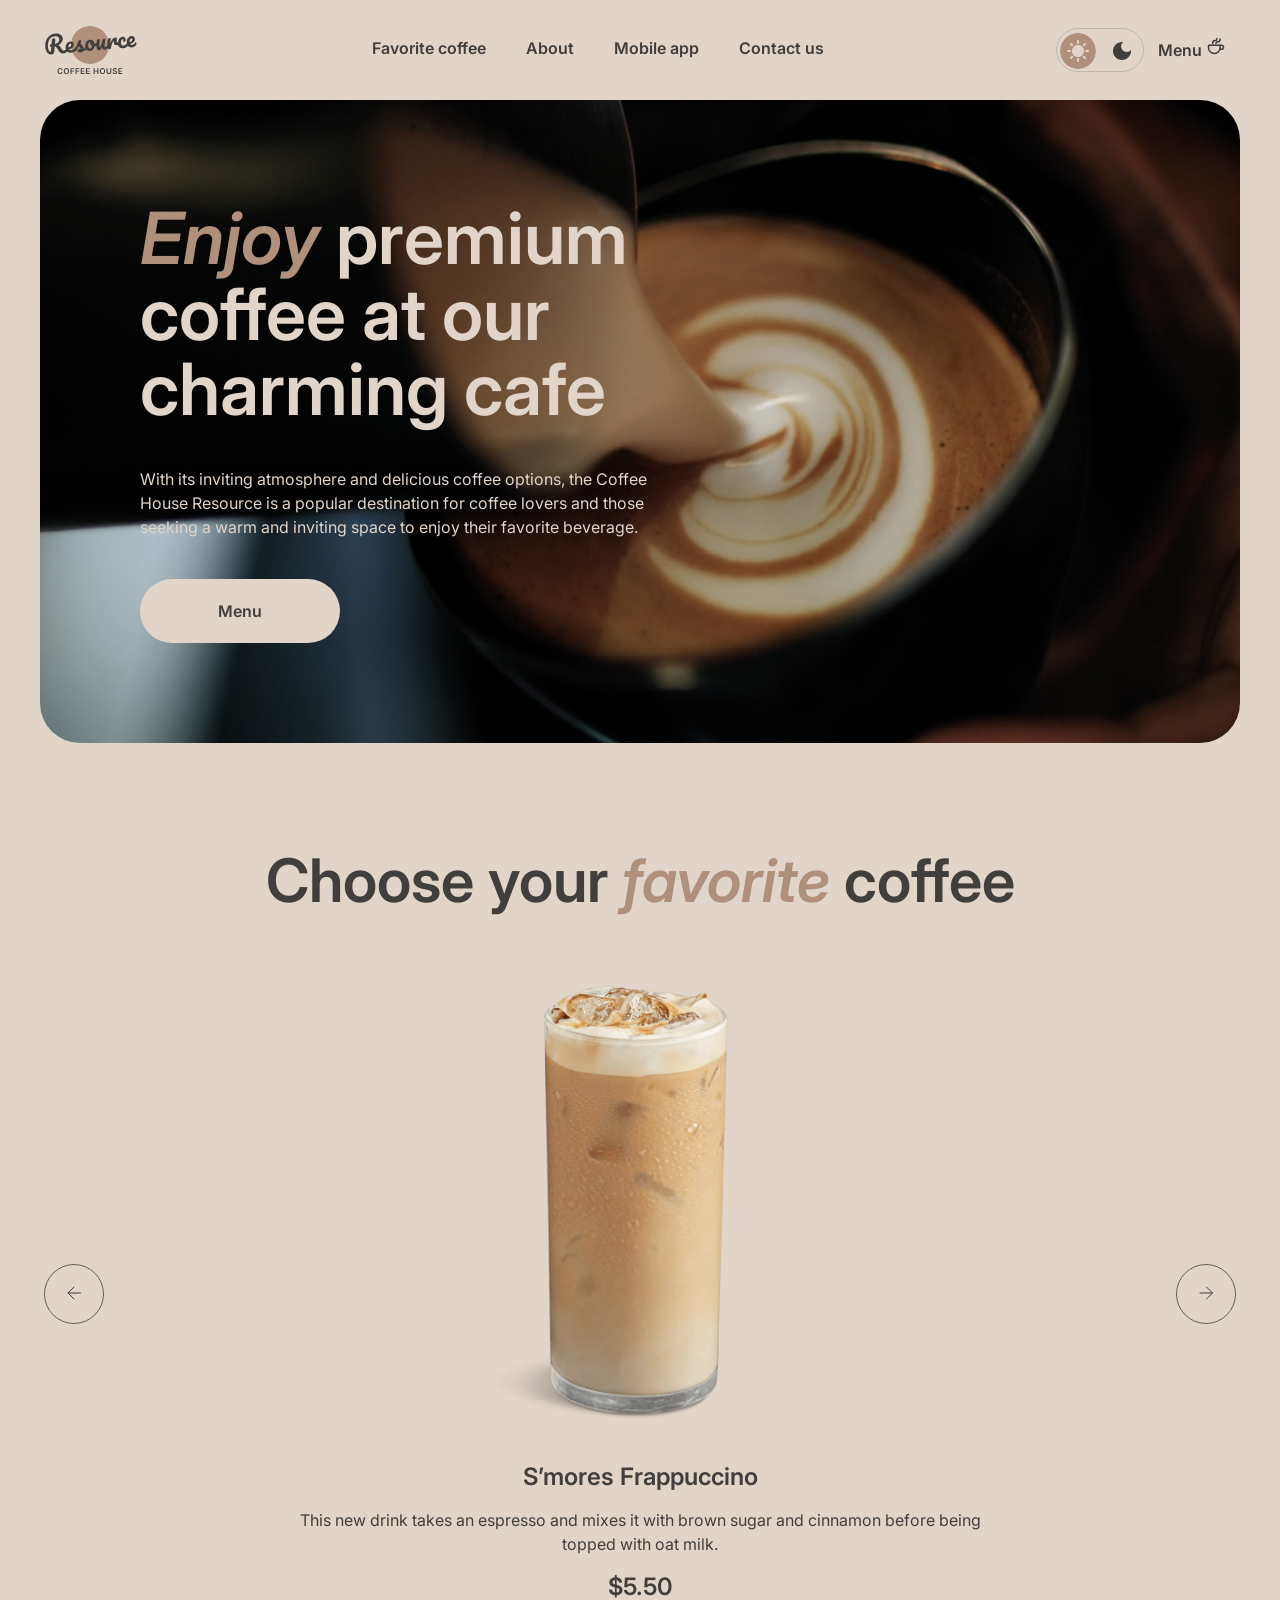
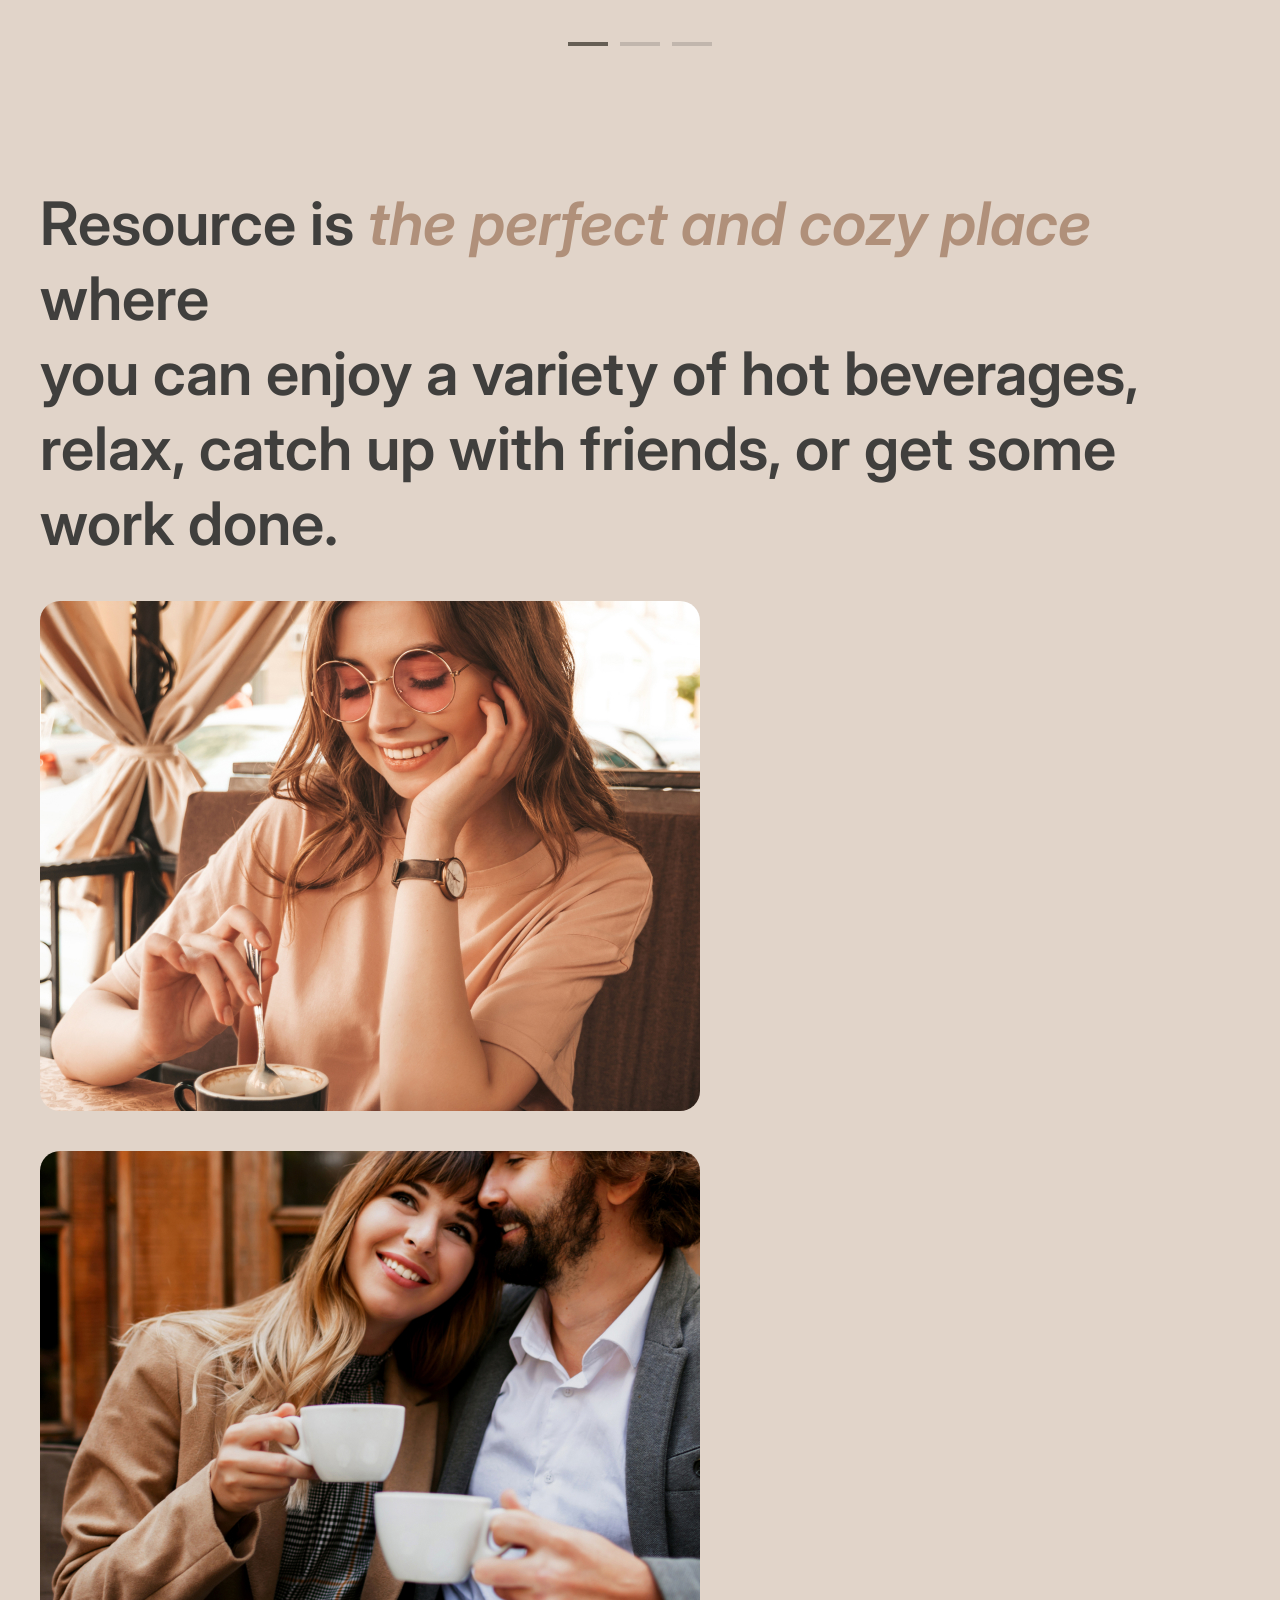
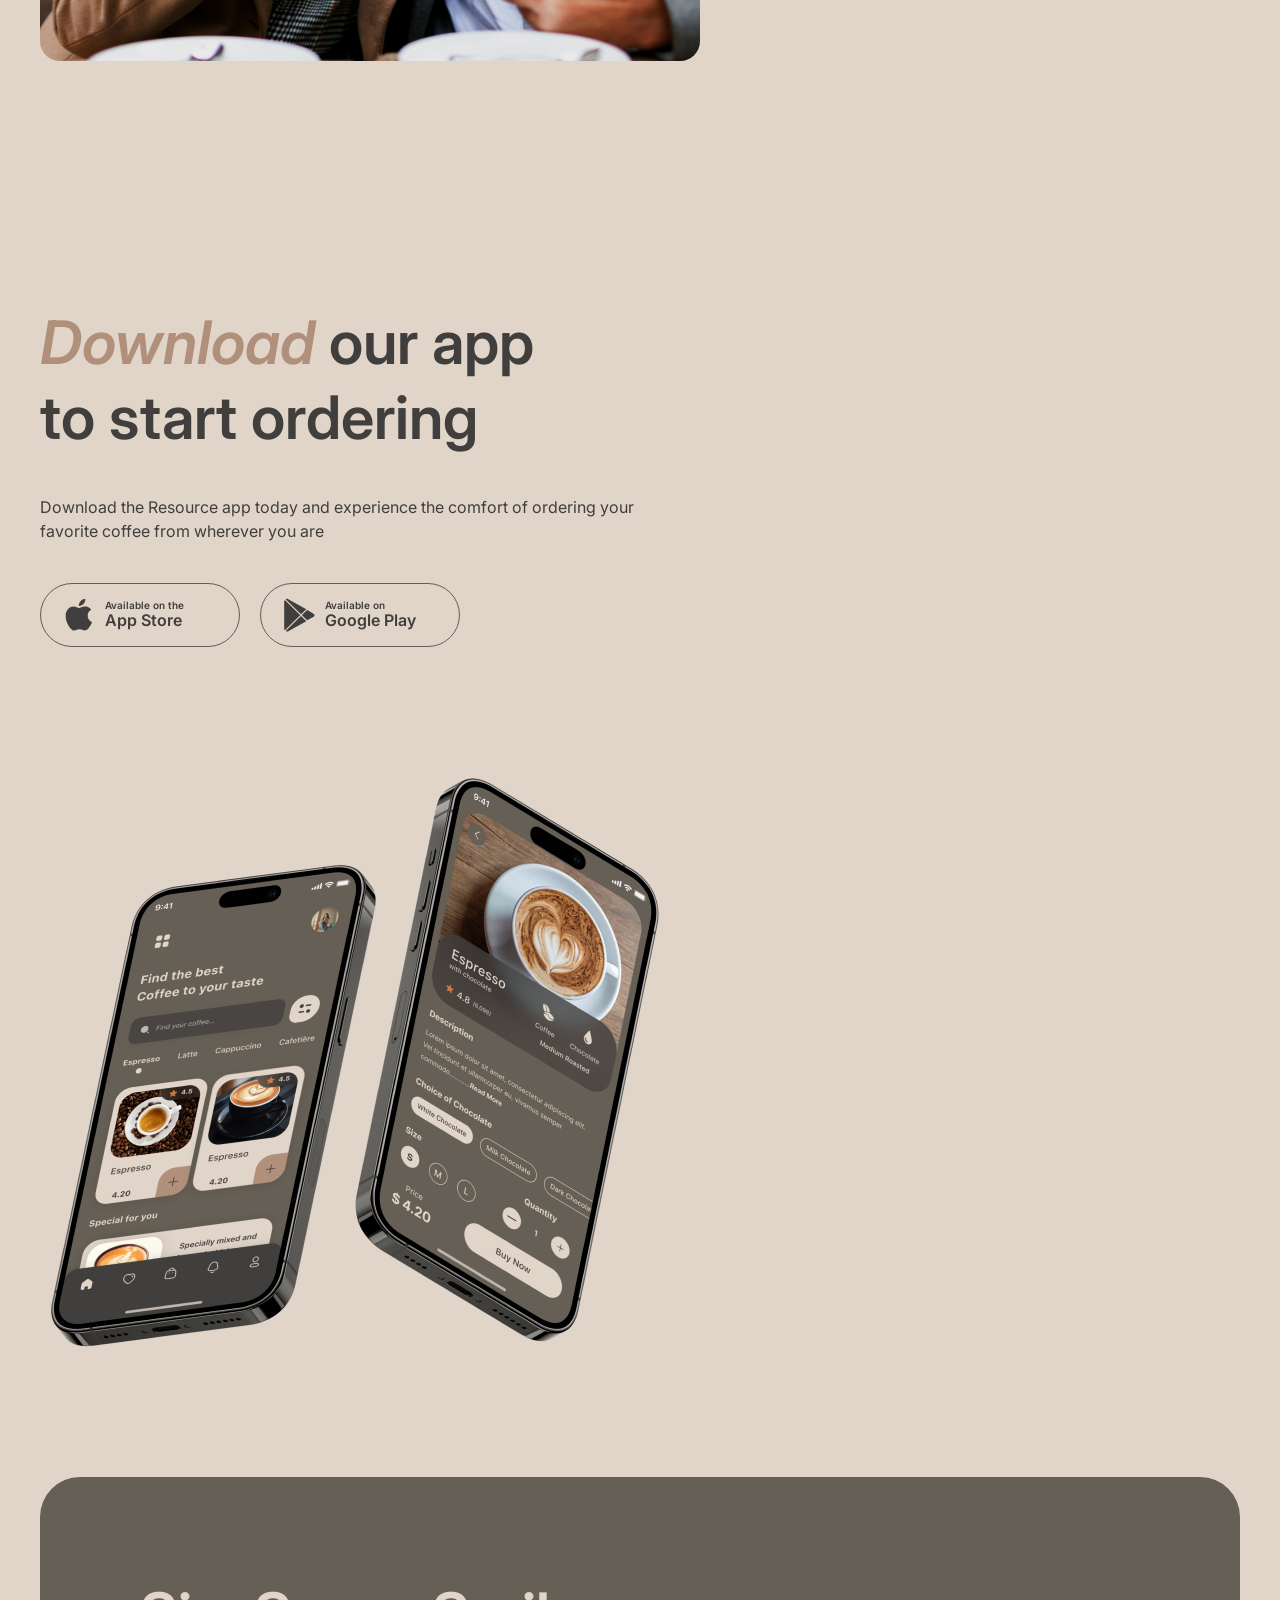
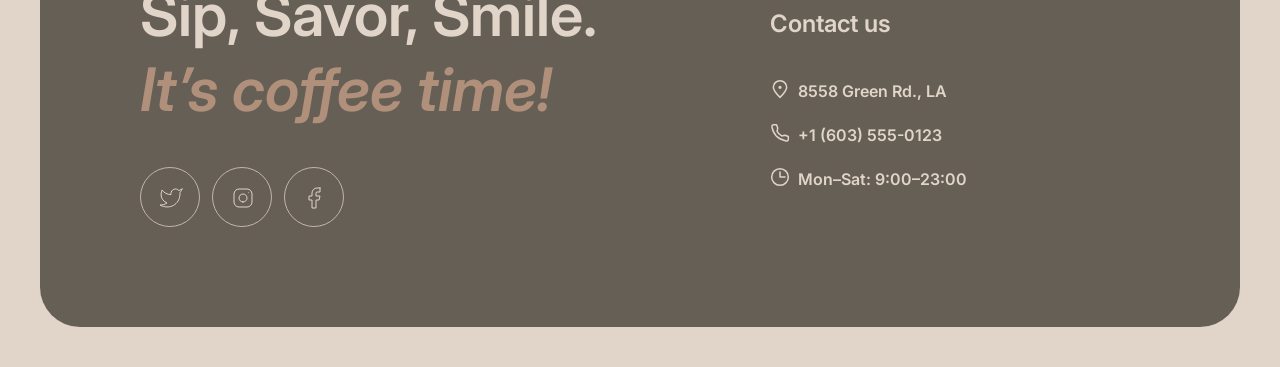
<file: index.html>
<!DOCTYPE html>
<html lang="en">
<head>
    <meta charset="UTF-8">
    <meta name="viewport" content="width=device-width, initial-scale=1.0">
    <title>Coffee House</title>
    <link rel="preconnect" href="https://fonts.googleapis.com">
    <link rel="preconnect" href="https://fonts.gstatic.com" crossorigin>
    <link href="https://fonts.googleapis.com/css2?family=Inter:ital,opsz,wght@0,14..32,100..900;1,14..32,100..900&display=swap" rel="stylesheet">
    <link href="https://fonts.googleapis.com/css2?family=Inter:ital,opsz,wght@0,14..32,100..900;1,14..32,100..900&family=Manrope:wght@200..800&display=swap" rel="stylesheet">
    <link rel="icon" href="./images/favicon.svg" type="image/svg+xml">
    <link rel="stylesheet" href="./css/style.css">
</head>
<body>
    <div class="container">
        <!--header section-->
        <header class="header">
            <nav>
                <ul class="nav">
                    <li class="logo"><a href="./index.html" class="logo-link">
                        <svg width="100" height="60" viewBox="0 0 100 60" fill="none" xmlns="http://www.w3.org/2000/svg">
  <path d="M69 25C69 35.4934 60.4934 44 50 44C39.5066 44 31 35.4934 31 25C31 14.5066 39.5066 6 50 6C60.4934 6 69 14.5066 69 25Z" fill="var(--logo-bg)" />
  <path d="M95.6784 22.2913C95.8856 22.2732 96.0534 22.3548 96.1817 22.5364C96.326 22.7165 96.4127 22.9739 96.442 23.3086C96.4922 23.8824 96.4 24.3884 96.1652 24.8265C95.7789 25.5509 95.2359 26.1365 94.5362 26.5832C93.8524 27.0285 93.0084 27.295 92.0042 27.3829C90.4741 27.5168 89.2469 27.1664 88.3226 26.3318C87.3969 25.4812 86.8658 24.2749 86.7291 22.7129C86.6329 21.6131 86.7748 20.5727 87.1547 19.5919C87.5333 18.5951 88.1046 17.7822 88.8687 17.1532C89.6487 16.5229 90.5568 16.1623 91.5928 16.0717C92.5173 15.9908 93.2829 16.2049 93.8895 16.714C94.4948 17.2071 94.8386 17.9239 94.9209 18.8643C95.0171 19.9641 94.7016 20.9473 93.9743 21.814C93.2617 22.6633 91.9772 23.4021 90.1208 24.0303C90.5675 24.73 91.2451 25.0401 92.1537 24.9606C92.8072 24.9035 93.3279 24.7053 93.7158 24.3662C94.1197 24.0257 94.5692 23.4725 95.0643 22.7064C95.2346 22.4506 95.4393 22.3122 95.6784 22.2913ZM91.3914 18.4503C90.8016 18.5019 90.3295 18.8885 89.9751 19.6102C89.6365 20.3304 89.5098 21.1767 89.5949 22.149L89.5991 22.1968C90.5199 21.8914 91.2318 21.4918 91.7347 20.9981C92.2376 20.5044 92.4632 19.9626 92.4117 19.3729C92.3852 19.0701 92.2766 18.8386 92.0859 18.6786C91.9098 18.5013 91.6783 18.4252 91.3914 18.4503Z" fill="var(--logo-path)" />
  <path d="M83.2976 28.1446C81.7356 28.2813 80.4779 27.9497 79.5245 27.1497C78.5857 26.3324 78.0529 25.1985 77.926 23.7481C77.813 22.457 77.969 21.303 78.394 20.2861C78.819 19.2692 79.4149 18.4622 80.1818 17.8651C80.9487 17.268 81.7784 16.9304 82.671 16.8523C83.5477 16.7756 84.2481 16.9793 84.7723 17.4635C85.311 17.9303 85.6159 18.5702 85.6871 19.383C85.7456 20.0525 85.6437 20.6316 85.3813 21.1203C85.1348 21.6076 84.7725 21.8722 84.2944 21.9141C83.9915 21.9406 83.7382 21.8904 83.5344 21.7637C83.3465 21.6356 83.2414 21.444 83.2191 21.189C83.2093 21.0774 83.2141 20.9485 83.2334 20.8023C83.2527 20.6561 83.2676 20.5504 83.278 20.4852C83.3367 20.2392 83.357 20.0125 83.3389 19.8053C83.3208 19.5981 83.2511 19.4436 83.1297 19.3418C83.0243 19.2386 82.876 19.1953 82.6847 19.2121C82.3181 19.2441 81.9901 19.4415 81.7006 19.8041C81.4097 20.1508 81.193 20.6114 81.0506 21.186C80.9081 21.7606 80.8661 22.3826 80.9247 23.0521C81.0865 24.901 81.9723 25.7551 83.5821 25.6142C84.2356 25.557 84.9181 25.2805 85.6296 24.7846C86.3556 24.2714 87.0469 23.5444 87.7034 22.6036C87.8752 22.3637 88.0806 22.2333 88.3197 22.2124C88.5269 22.1942 88.6946 22.2759 88.8229 22.4574C88.9672 22.6375 89.054 22.895 89.0832 23.2297C89.1362 23.8354 89.028 24.3427 88.7587 24.7518C88.0904 25.7418 87.2526 26.5378 86.2452 27.1399C85.2524 27.7247 84.2699 28.0596 83.2976 28.1446Z" fill="var(--logo-path)" />
  <path d="M69.549 29.3476C68.9433 29.4006 68.485 29.1195 68.1742 28.5042C67.8794 27.8876 67.6706 26.8779 67.5479 25.4753C67.3666 23.4032 67.4892 21.4089 67.9158 19.4924C68.0188 19.0177 68.2207 18.6627 68.5213 18.4276C68.8365 18.1752 69.289 18.0232 69.8787 17.9716C70.1975 17.9437 70.4242 17.964 70.5586 18.0326C70.6931 18.1011 70.7701 18.2469 70.7897 18.4701C70.812 18.7251 70.7426 19.3094 70.5816 20.2229C70.478 20.8744 70.3993 21.4434 70.3455 21.93C70.2917 22.4165 70.2636 23.0132 70.2612 23.7201C70.6673 22.3033 71.1594 21.136 71.7376 20.2181C72.3158 19.3002 72.8997 18.6308 73.4892 18.2098C74.0947 17.7874 74.6605 17.5532 75.1865 17.5072C76.2225 17.4166 76.7858 17.8893 76.8765 18.9253C76.8946 19.1325 76.8668 19.6409 76.7931 20.4504C76.7214 21.0991 76.6925 21.5032 76.7064 21.6626C76.7552 22.2204 76.9789 22.4819 77.3773 22.4471C77.8236 22.408 78.3668 22.0072 79.0067 21.2445C79.1958 21.0191 79.4019 20.8967 79.6251 20.8772C79.8323 20.8591 80 20.9408 80.1283 21.1223C80.2712 21.2864 80.3559 21.5199 80.3824 21.8228C80.434 22.4125 80.315 22.8887 80.0255 23.2513C79.6197 23.7526 79.1285 24.1971 78.5521 24.5848C77.9903 24.9552 77.3746 25.1697 76.7052 25.2282C75.8604 25.3021 75.196 25.1434 74.7121 24.7521C74.2441 24.3594 73.978 23.7965 73.9139 23.0633C73.8929 22.8242 73.8959 22.583 73.9228 22.3397C73.9268 22.0182 73.9239 21.8016 73.9142 21.69C73.8919 21.435 73.793 21.3151 73.6177 21.3305C73.3786 21.3514 73.0836 21.6503 72.7325 22.2271C72.396 22.7865 72.0748 23.5213 71.7689 24.4314C71.4631 25.3415 71.2332 26.2932 71.0791 27.2864C70.9694 28.0509 70.8068 28.5791 70.5914 28.8709C70.3906 29.1455 70.0431 29.3044 69.549 29.3476Z" fill="var(--logo-path)" />
  <path d="M59.2462 30.2488C58.5289 30.3116 57.9106 30.0364 57.3912 29.4233C56.8863 28.7929 56.5906 27.9836 56.5042 26.9954C56.3996 25.8 56.3838 24.7012 56.4567 23.699C56.5282 22.6809 56.6985 21.5979 56.9675 20.4501C57.085 19.958 57.2782 19.5958 57.547 19.3635C57.8157 19.1312 58.2609 18.9878 58.8826 18.9334C59.2332 18.9028 59.4772 18.9376 59.6145 19.038C59.7677 19.1371 59.8541 19.2981 59.8736 19.5213C59.8847 19.6488 59.8347 20.0868 59.7235 20.8354C59.6157 21.4391 59.5349 21.9842 59.4811 22.4707C59.3088 24.1722 59.247 25.3019 59.2958 25.8598C59.3251 26.1945 59.3859 26.4301 59.4781 26.5666C59.569 26.6871 59.7021 26.7397 59.8774 26.7244C60.1165 26.7035 60.3904 26.4386 60.6993 25.9297C61.024 25.4195 61.3431 24.6608 61.6565 23.6536C61.9859 22.6451 62.2798 21.4148 62.5382 19.9627C62.6239 19.4734 62.7852 19.114 63.0221 18.8845C63.2749 18.6535 63.6643 18.5151 64.1903 18.4691C64.5569 18.437 64.8161 18.4625 64.9679 18.5456C65.1184 18.6127 65.204 18.7658 65.2249 19.0049C65.2598 19.4034 65.1561 20.5127 64.9138 22.3327C64.646 24.412 64.533 25.6907 64.5748 26.1688C64.6013 26.4717 64.686 26.7052 64.8289 26.8694C64.9703 27.0176 65.1447 27.0827 65.3519 27.0645C65.6706 27.0366 66.0285 26.8126 66.4254 26.3924C66.8368 25.9549 67.3708 25.2657 68.0273 24.3249C68.199 24.0851 68.4044 23.9547 68.6435 23.9337C68.8507 23.9156 69.0185 23.9973 69.1468 24.1788C69.291 24.3589 69.3778 24.6163 69.4071 24.9511C69.4629 25.5886 69.3547 26.096 69.0825 26.4731C68.471 27.3779 67.7905 28.1361 67.041 28.7477C66.3074 29.358 65.4385 29.707 64.4343 29.7949C63.6693 29.8618 63.0776 29.6165 62.6594 29.0588C62.2572 28.4997 62.0093 27.6862 61.9159 26.6183C61.7398 27.7259 61.4065 28.5982 60.9162 29.2354C60.4245 29.8566 59.8678 30.1944 59.2462 30.2488Z" fill="var(--logo-path)" />
  <path d="M57.5606 22.8796C57.7678 22.8614 57.9362 22.9511 58.0659 23.1485C58.1956 23.346 58.2744 23.6041 58.3023 23.9229C58.3692 24.688 58.1779 25.1625 57.7282 25.3463C56.8011 25.7647 55.7659 26.048 54.6225 26.1963C54.4367 27.5616 53.9332 28.6898 53.1117 29.5808C52.2888 30.4559 51.3115 30.9429 50.1799 31.0419C49.2235 31.1256 48.3824 30.9663 47.6566 30.564C46.9467 30.1603 46.383 29.5913 45.9654 28.8569C45.5478 28.1225 45.3 27.309 45.2219 26.4164C45.1159 25.205 45.2529 24.1089 45.6328 23.1281C46.0114 22.1313 46.5841 21.3343 47.351 20.7372C48.1165 20.1242 48.9933 19.7744 49.9816 19.688C51.1929 19.582 52.2022 19.9193 53.0093 20.6999C53.8309 21.4632 54.3592 22.453 54.5941 23.6691C55.339 23.5558 56.2177 23.3183 57.23 22.9567C57.3547 22.9136 57.4649 22.8879 57.5606 22.8796ZM50.1494 28.4908C50.6595 28.4462 51.0797 28.2007 51.41 27.7542C51.7563 27.3063 51.959 26.6863 52.0182 25.8941C51.4948 25.6026 51.0739 25.1977 50.7555 24.6795C50.4531 24.1599 50.2754 23.5972 50.2224 22.9916C50.2001 22.7365 50.2017 22.4794 50.2272 22.2202L50.1076 22.2307C49.4701 22.2864 48.9633 22.644 48.5873 23.3032C48.2259 23.9452 48.094 24.824 48.1916 25.9398C48.2683 26.8164 48.4942 27.4712 48.8694 27.9042C49.2605 28.3357 49.6872 28.5313 50.1494 28.4908Z" fill="var(--logo-path)" />
  <path d="M40.3103 32.4354C39.4815 32.508 38.8272 32.3725 38.3474 32.029C37.8836 31.6841 37.6307 31.2726 37.5889 30.7944C37.5527 30.38 37.6727 30.0081 37.9491 29.6787C38.2254 29.3494 38.6584 29.1589 39.2482 29.1073C39.4554 29.0892 39.6966 29.0922 39.9717 29.1163C40.2614 29.1231 40.4787 29.1282 40.6235 29.1316C40.5713 28.7185 40.4415 28.3364 40.2341 27.9851C40.0427 27.6325 39.8048 27.3 39.5205 26.9876C39.2348 26.6592 38.9692 26.3773 38.7237 26.1418C38.3119 27.1254 37.8861 27.9497 37.4464 28.6145C37.0226 29.278 36.5482 29.9137 36.0232 30.5218C35.7614 30.8338 35.4711 31.0038 35.1523 31.0316C34.8973 31.054 34.6824 30.9844 34.5077 30.823C34.3316 30.6457 34.2316 30.4216 34.2079 30.1506C34.1801 29.8318 34.2658 29.5272 34.4653 29.2367L34.7426 28.827C35.5244 27.6664 36.1078 26.7159 36.4928 25.9756C36.7233 25.4896 36.9884 24.8481 37.288 24.0509C37.5863 23.2379 37.8745 22.4016 38.1527 21.542C38.3942 20.8142 38.9931 20.4085 39.9494 20.3248C40.3957 20.2858 40.71 20.2984 40.8923 20.3628C41.0746 20.4271 41.1734 20.547 41.1888 20.7223C41.1971 20.8179 41.1785 20.9722 41.1329 21.1849C41.0873 21.3977 41.0177 21.6126 40.9243 21.8296C40.6876 22.4285 40.5867 22.9272 40.6215 23.3257C40.6424 23.5647 40.7451 23.8208 40.9296 24.0937C41.1301 24.3653 41.4244 24.7009 41.8127 25.1006C42.3814 25.7254 42.8141 26.2657 43.111 26.7216C43.4224 27.1601 43.6025 27.6583 43.6513 28.2162C43.6652 28.3756 43.6688 28.6001 43.662 28.8898C44.4166 28.5187 45.2626 27.6335 46.2003 26.2345C46.372 25.9946 46.5774 25.8642 46.8165 25.8433C47.0237 25.8252 47.1915 25.9069 47.3198 26.0884C47.464 26.2685 47.5508 26.5259 47.5801 26.8606C47.6331 27.4663 47.5249 27.9737 47.2555 28.3827C46.545 29.4407 45.8392 30.185 45.1381 30.6158C44.4515 31.0292 43.5756 31.2985 42.5105 31.4238C41.9204 32.0215 41.187 32.3587 40.3103 32.4354Z" fill="var(--logo-path)" />
  <path d="M36.6161 26.7357C36.8233 26.7175 36.9911 26.7992 37.1194 26.9807C37.2636 27.1608 37.3504 27.4183 37.3797 27.753C37.4355 28.3905 37.3273 28.8979 37.0551 29.2751C36.5281 30.0439 35.7492 30.7786 34.7183 31.4791C33.7034 32.1782 32.5823 32.5815 31.355 32.6888C29.6814 32.8353 28.3426 32.4947 27.3386 31.667C26.3347 30.8394 25.7637 29.6365 25.6256 28.0586C25.5294 26.9588 25.6713 25.9185 26.0512 24.9376C26.4298 23.9408 27.0011 23.1279 27.7652 22.4989C28.5452 21.8686 29.4533 21.508 30.4893 21.4174C31.4138 21.3365 32.1793 21.5506 32.786 22.0597C33.3913 22.5528 33.7351 23.2696 33.8173 24.21C33.9136 25.3098 33.5981 26.293 32.8708 27.1597C32.1581 28.009 30.8816 28.7471 29.0412 29.3739C29.5039 30.0722 30.293 30.3726 31.4088 30.275C32.126 30.2122 32.9173 29.894 33.7826 29.3204C34.6625 28.7295 35.4016 27.9983 35.9999 27.1269C36.1716 26.887 36.377 26.7566 36.6161 26.7357ZM30.2878 23.796C29.6981 23.8476 29.226 24.2342 28.8715 24.9559C28.533 25.6761 28.4063 26.5224 28.4914 27.4947L28.4955 27.5425C29.4164 27.2371 30.1283 26.8375 30.6312 26.3438C31.1341 25.8501 31.3597 25.3083 31.3081 24.7186C31.2816 24.4158 31.1731 24.1843 30.9824 24.0243C30.8063 23.847 30.5747 23.7709 30.2878 23.796Z" fill="var(--logo-path)" />
  <path d="M27.6906 27.5167C27.8978 27.4986 28.0656 27.5803 28.1939 27.7618C28.3382 27.9419 28.4249 28.1993 28.4542 28.5341C28.5086 29.1557 28.4004 29.6631 28.1296 30.0561C27.4454 31.0476 26.7351 31.8324 25.9987 32.4108C25.261 32.9733 24.3581 33.3012 23.2902 33.3946C22.2541 33.4853 21.3451 33.2837 20.5631 32.79C19.797 32.2949 19.028 31.3985 18.256 30.1009C17.6351 29.063 17.151 28.3023 16.8035 27.8188C16.4547 27.3193 16.119 26.9712 15.7967 26.7745C15.4903 26.5765 15.1198 26.4724 14.6852 26.4622C14.6508 26.8025 14.5595 27.8705 14.4114 29.6663C14.3537 30.4744 14.3165 30.9675 14.3 31.1456C14.2256 32.1319 13.9724 32.9089 13.5402 33.4767C13.1067 34.0286 12.4038 34.3471 11.4315 34.4321C10.3636 34.5256 9.38799 34.2977 8.50477 33.7486C7.63609 33.1822 6.9298 32.3606 6.38589 31.2839C5.84059 30.1913 5.50518 28.9277 5.37968 27.4932C5.1454 24.8154 5.40544 22.4638 6.15978 20.4383C6.93006 18.4115 8.10738 16.8148 9.69174 15.6483C11.2906 14.4644 13.1899 13.7763 15.3895 13.5838C16.9196 13.45 18.223 13.5688 19.2994 13.9404C20.3759 14.312 21.1968 14.8826 21.762 15.6523C22.3432 16.4206 22.6784 17.3148 22.7676 18.3349C22.8457 19.2275 22.7073 20.1229 22.3522 21.0213C22.0117 21.9023 21.4476 22.7066 20.66 23.434C19.8724 24.1614 18.8869 24.7375 17.7034 25.1622C18.4866 25.3025 19.1057 25.5856 19.5605 26.0116C20.0154 26.4376 20.4891 27.0787 20.9816 27.9351C21.5115 28.8524 22.0112 29.5153 22.4806 29.924C22.966 30.3312 23.4955 30.5098 24.0693 30.4596C24.5794 30.4149 25.0509 30.205 25.4838 29.8299C25.9154 29.4388 26.4456 28.7981 27.0744 27.9079C27.2461 27.6681 27.4515 27.5377 27.6906 27.5167ZM11.3837 26.727C10.8418 26.7744 10.4561 26.6797 10.2266 26.4428C10.013 26.2045 9.89225 25.9259 9.86436 25.6071C9.8309 25.2246 9.92394 24.9113 10.1435 24.6672C10.379 24.4218 10.6562 24.2851 10.9749 24.2572L11.5727 24.2049C11.691 22.6206 11.8123 21.2528 11.9364 20.1016C12.053 19.0474 12.6771 18.4708 13.8088 18.3718C14.7173 18.2923 15.2071 18.659 15.2782 19.4719C15.2936 19.6473 15.2975 19.7835 15.2899 19.8805L14.9199 23.9121C15.7764 23.789 16.5393 23.5134 17.2085 23.0855C17.8937 22.6561 18.4149 22.0966 18.7722 21.4068C19.1454 20.7156 19.2957 19.9556 19.2232 19.1268C19.1353 18.1226 18.7236 17.3636 17.988 16.8498C17.2524 16.3359 16.2232 16.1369 14.9002 16.2526C13.3382 16.3893 12.0016 16.8997 10.8904 17.7839C9.79381 18.6508 8.98568 19.8779 8.46605 21.4653C7.94503 23.0366 7.78003 24.9142 7.97108 27.0978C8.06033 28.1179 8.24063 28.9855 8.51198 29.7006C8.78334 30.4157 9.08648 30.9432 9.42139 31.2834C9.75631 31.6235 10.0592 31.7817 10.3302 31.7579C10.5374 31.7398 10.6957 31.6216 10.8051 31.4032C10.9304 31.1834 11.0127 30.839 11.052 30.3698L11.3837 26.727Z" fill="var(--logo-path)" />
  <path d="M78.4023 54.0001V48.1819H82.1864V49.0654H79.4563V50.645H81.9904V51.5285H79.4563V53.1165H82.2092V54.0001H78.4023Z" fill="var(--logo-path)" />
  <path d="M75.9698 49.7813C75.9433 49.5332 75.8316 49.34 75.6346 49.2017C75.4395 49.0635 75.1857 48.9943 74.8732 48.9943C74.6535 48.9943 74.4651 49.0275 74.3079 49.0938C74.1507 49.1601 74.0304 49.25 73.9471 49.3637C73.8638 49.4773 73.8211 49.607 73.8192 49.7529C73.8192 49.8741 73.8467 49.9792 73.9016 50.0682C73.9585 50.1572 74.0352 50.233 74.1317 50.2955C74.2283 50.3561 74.3353 50.4072 74.4528 50.4489C74.5702 50.4906 74.6886 50.5256 74.8079 50.554L75.3533 50.6904C75.573 50.7415 75.7842 50.8106 75.9869 50.8977C76.1914 50.9849 76.3742 51.0947 76.5352 51.2273C76.698 51.3599 76.8268 51.5199 76.9215 51.7074C77.0162 51.8949 77.0636 52.1146 77.0636 52.3665C77.0636 52.7074 76.9764 53.0076 76.8022 53.2671C76.628 53.5246 76.3761 53.7263 76.0465 53.8722C75.7189 54.0161 75.3221 54.0881 74.8562 54.0881C74.4035 54.0881 74.0105 54.018 73.6772 53.8779C73.3458 53.7377 73.0863 53.5332 72.8988 53.2642C72.7132 52.9953 72.6128 52.6676 72.5977 52.2813H73.6346C73.6497 52.4839 73.7122 52.6525 73.8221 52.787C73.9319 52.9214 74.0749 53.0218 74.2511 53.0881C74.4291 53.1544 74.628 53.1875 74.8477 53.1875C75.0768 53.1875 75.2776 53.1534 75.4499 53.0852C75.6242 53.0152 75.7605 52.9186 75.859 52.7955C75.9575 52.6705 76.0077 52.5246 76.0096 52.358C76.0077 52.2065 75.9632 52.0815 75.8761 51.983C75.7889 51.8826 75.6668 51.7993 75.5096 51.733C75.3543 51.6648 75.1725 51.6042 74.9641 51.5512L74.3022 51.3807C73.823 51.2576 73.4442 51.071 73.1658 50.821C72.8893 50.5692 72.7511 50.2349 72.7511 49.8182C72.7511 49.4754 72.8439 49.1752 73.0295 48.9176C73.217 48.6601 73.4717 48.4602 73.7937 48.3182C74.1156 48.1743 74.4802 48.1023 74.8874 48.1023C75.3003 48.1023 75.6621 48.1743 75.9727 48.3182C76.2852 48.4602 76.5304 48.6582 76.7085 48.912C76.8865 49.1638 76.9783 49.4536 76.984 49.7813H75.9698Z" fill="var(--logo-path)" />
  <path d="M70.2086 48.1819H71.2626V51.983C71.2626 52.3997 71.1641 52.7662 70.9672 53.0825C70.7721 53.3987 70.4975 53.6459 70.1433 53.8239C69.7891 54.0001 69.3753 54.0881 68.9018 54.0881C68.4264 54.0881 68.0117 54.0001 67.6575 53.8239C67.3033 53.6459 67.0287 53.3987 66.8336 53.0825C66.6386 52.7662 66.541 52.3997 66.541 51.983V48.1819H67.595V51.895C67.595 52.1374 67.648 52.3533 67.7541 52.5427C67.862 52.7321 68.0136 52.8807 68.2086 52.9887C68.4037 53.0948 68.6348 53.1478 68.9018 53.1478C69.1689 53.1478 69.3999 53.0948 69.595 52.9887C69.792 52.8807 69.9435 52.7321 70.0495 52.5427C70.1556 52.3533 70.2086 52.1374 70.2086 51.895V48.1819Z" fill="var(--logo-path)" />
  <path d="M65.1435 51.0909C65.1435 51.7178 65.026 52.2548 64.7912 52.7017C64.5582 53.1468 64.2401 53.4877 63.8366 53.7245C63.4351 53.9612 62.9796 54.0796 62.4702 54.0796C61.9607 54.0796 61.5043 53.9612 61.1009 53.7245C60.6993 53.4858 60.3812 53.144 60.1463 52.6989C59.9134 52.2519 59.7969 51.7159 59.7969 51.0909C59.7969 50.464 59.9134 49.9281 60.1463 49.483C60.3812 49.036 60.6993 48.6942 61.1009 48.4574C61.5043 48.2207 61.9607 48.1023 62.4702 48.1023C62.9796 48.1023 63.4351 48.2207 63.8366 48.4574C64.2401 48.6942 64.5582 49.036 64.7912 49.483C65.026 49.9281 65.1435 50.464 65.1435 51.0909ZM64.0838 51.0909C64.0838 50.6496 64.0147 50.2775 63.8764 49.9745C63.7401 49.6695 63.5507 49.4394 63.3082 49.2841C63.0658 49.1269 62.7865 49.0483 62.4702 49.0483C62.1539 49.0483 61.8745 49.1269 61.6321 49.2841C61.3897 49.4394 61.1993 49.6695 61.0611 49.9745C60.9247 50.2775 60.8565 50.6496 60.8565 51.0909C60.8565 51.5322 60.9247 51.9053 61.0611 52.2102C61.1993 52.5133 61.3897 52.7434 61.6321 52.9006C61.8745 53.0559 62.1539 53.1335 62.4702 53.1335C62.7865 53.1335 63.0658 53.0559 63.3082 52.9006C63.5507 52.7434 63.7401 52.5133 63.8764 52.2102C64.0147 51.9053 64.0838 51.5322 64.0838 51.0909Z" fill="var(--logo-path)" />
  <path d="M53.5918 54.0001V48.1819H54.6458V50.645H57.3418V48.1819H58.3986V54.0001H57.3418V51.5285H54.6458V54.0001H53.5918Z" fill="var(--logo-path)" />
  <path d="M45.9492 54.0001V48.1819H49.7333V49.0654H47.0032V50.645H49.5373V51.5285H47.0032V53.1165H49.756V54.0001H45.9492Z" fill="var(--logo-path)" />
  <path d="M40.6895 54.0001V48.1819H44.4735V49.0654H41.7434V50.645H44.2775V51.5285H41.7434V53.1165H44.4963V54.0001H40.6895Z" fill="var(--logo-path)" />
  <path d="M35.6016 54.0001V48.1819H39.3288V49.0654H36.6555V50.645H39.0732V51.5285H36.6555V54.0001H35.6016Z" fill="var(--logo-path)" />
  <path d="M30.5137 54.0001V48.1819H34.2409V49.0654H31.5676V50.645H33.9853V51.5285H31.5676V54.0001H30.5137Z" fill="var(--logo-path)" />
  <path d="M29.1181 51.0909C29.1181 51.7178 29.0007 52.2548 28.7658 52.7017C28.5328 53.1468 28.2147 53.4877 27.8113 53.7245C27.4097 53.9612 26.9542 54.0796 26.4448 54.0796C25.9353 54.0796 25.4789 53.9612 25.0755 53.7245C24.6739 53.4858 24.3558 53.144 24.1209 52.6989C23.888 52.2519 23.7715 51.7159 23.7715 51.0909C23.7715 50.464 23.888 49.9281 24.1209 49.483C24.3558 49.036 24.6739 48.6942 25.0755 48.4574C25.4789 48.2207 25.9353 48.1023 26.4448 48.1023C26.9542 48.1023 27.4097 48.2207 27.8113 48.4574C28.2147 48.6942 28.5328 49.036 28.7658 49.483C29.0007 49.9281 29.1181 50.464 29.1181 51.0909ZM28.0584 51.0909C28.0584 50.6496 27.9893 50.2775 27.851 49.9745C27.7147 49.6695 27.5253 49.4394 27.2828 49.2841C27.0404 49.1269 26.7611 49.0483 26.4448 49.0483C26.1285 49.0483 25.8491 49.1269 25.6067 49.2841C25.3643 49.4394 25.1739 49.6695 25.0357 49.9745C24.8993 50.2775 24.8311 50.6496 24.8311 51.0909C24.8311 51.5322 24.8993 51.9053 25.0357 52.2102C25.1739 52.5133 25.3643 52.7434 25.6067 52.9006C25.8491 53.0559 26.1285 53.1335 26.4448 53.1335C26.7611 53.1335 27.0404 53.0559 27.2828 52.9006C27.5253 52.7434 27.7147 52.5133 27.851 52.2102C27.9893 51.9053 28.0584 51.5322 28.0584 51.0909Z" fill="var(--logo-path)" />
  <path d="M22.5536 50.1449H21.4911C21.4608 49.9707 21.4049 49.8163 21.3235 49.6818C21.2421 49.5455 21.1407 49.4299 21.0195 49.3352C20.8983 49.2406 20.7601 49.1695 20.6048 49.1222C20.4513 49.0729 20.2856 49.0483 20.1076 49.0483C19.7913 49.0483 19.511 49.1279 19.2667 49.287C19.0224 49.4442 18.8311 49.6752 18.6928 49.9801C18.5546 50.2832 18.4854 50.6534 18.4854 51.0909C18.4854 51.536 18.5546 51.911 18.6928 52.2159C18.833 52.519 19.0243 52.7481 19.2667 52.9034C19.511 53.0568 19.7904 53.1335 20.1048 53.1335C20.279 53.1335 20.4419 53.1108 20.5934 53.0654C20.7468 53.018 20.8841 52.9489 21.0053 52.858C21.1284 52.7671 21.2317 52.6553 21.315 52.5227C21.4002 52.3902 21.4589 52.2387 21.4911 52.0682L22.5536 52.0739C22.5138 52.3504 22.4277 52.6099 22.2951 52.8523C22.1644 53.0947 21.993 53.3087 21.7809 53.4943C21.5688 53.6781 21.3207 53.822 21.0366 53.9262C20.7525 54.0284 20.4371 54.0796 20.0906 54.0796C19.5792 54.0796 19.1228 53.9612 18.7212 53.7245C18.3197 53.4877 18.0034 53.1459 17.7724 52.6989C17.5413 52.2519 17.4258 51.7159 17.4258 51.0909C17.4258 50.464 17.5423 49.9281 17.7752 49.483C18.0082 49.036 18.3254 48.6942 18.7269 48.4574C19.1284 48.2207 19.583 48.1023 20.0906 48.1023C20.4144 48.1023 20.7156 48.1477 20.994 48.2387C21.2724 48.3296 21.5205 48.4631 21.7383 48.6392C21.9561 48.8135 22.1351 49.0275 22.2752 49.2813C22.4173 49.5332 22.5101 49.821 22.5536 50.1449Z" fill="var(--logo-path)" />
                    </svg>
                    </a>
                    </li>
                    <li>
                        <ul class="nav-menu">
                            <li class="nav-item"><a href="#slider" class="nav-link">Favorite coffee<span class="menu-line"></span></a></li>
                            <li class="nav-item"><a href="#about" class="nav-link">About<span class="menu-line"></span></a></li>
                            <li class="nav-item"><a href="#mobile-app" class="nav-link">Mobile app<span class="menu-line"></span></a></li>
                            <li class="nav-item"><a href="#contacts" class="nav-link">Contact us<span class="menu-line"></span></a></li>
                            <li class="nav-item coffee-menu"><a href="./menu.html" class="nav-link coffee-menu-link">Menu</a>
                                <svg width="40" height="40" viewBox="0 0 40 40" fill="none" xmlns="http://www.w3.org/2000/svg">
  <path d="M28.3333 18.9333V25C28.3333 30.5228 23.8561 35 18.3332 35H14.9999C9.47707 35 4.99992 30.5228 4.99992 25V18.9333C4.99992 18.602 5.26855 18.3333 5.59992 18.3333H27.7333C28.0646 18.3333 28.3333 18.602 28.3333 18.9333Z" stroke="var(--text-primary)" stroke-width="2" stroke-linecap="round" stroke-linejoin="round" />
  <path d="M19.9999 15C19.9999 13.3334 21.1904 11.6667 23.5713 11.6667C24.0919 11.6667 24.7136 11.6667 25.3333 11.6667C26.9901 11.6667 28.3333 10.3236 28.3333 8.66671V5.83337" stroke="var(--text-primary)" stroke-width="2" stroke-linecap="round" stroke-linejoin="round" />
  <path d="M13.3334 15V12.1667C13.3334 10.5098 14.6766 9.16667 16.3334 9.16667H19.6667C20.7713 9.16667 21.6667 8.27124 21.6667 7.16667V5" stroke="var(--text-primary)" stroke-width="2" stroke-linecap="round" stroke-linejoin="round" />
  <path d="M26.6667 18.3334H30.8334C33.1346 18.3334 35.0001 20.1989 35.0001 22.5C35.0001 24.8012 33.1346 26.6667 30.8334 26.6667H28.3334" stroke="var(--text-primary)" stroke-width="2" stroke-linecap="round" stroke-linejoin="round" />
                                </svg>
                            </li>
                        </ul>
                    </li>
                    <li>
                        <ul class="header-actions">
                            <li class="theme-switch">
                                <button class="theme-light--btn"><svg class="icon-btn--light" width="36" height="36" viewBox="0 0 36 36" fill="none" xmlns="http://www.w3.org/2000/svg">
    <rect width="36" height="36" rx="18" fill="var(--theme-switch-default-active-bg)" />
    <path d="M17 10V8C17 7.45 17.45 7 18 7C18.55 7 19 7.45 19 8V10C19 10.55 18.55 11 18 11C17.45 11 17 10.55 17 10ZM24.36 13.05L25.77 11.63C26.16 11.24 26.16 10.61 25.77 10.22C25.38 9.83 24.75 9.83 24.36 10.22L22.95 11.64C22.56 12.03 22.56 12.66 22.95 13.05C23.34 13.44 23.97 13.44 24.36 13.05ZM28 17H26C25.45 17 25 17.45 25 18C25 18.55 25.45 19 26 19H28C28.55 19 29 18.55 29 18C29 17.45 28.55 17 28 17ZM18 25C17.45 25 17 25.45 17 26V28C17 28.55 17.45 29 18 29C18.55 29 19 28.55 19 28V26C19 25.45 18.55 25 18 25ZM11.64 13.05L10.22 11.64C9.83 11.25 9.83 10.61 10.22 10.23C10.61 9.85 11.25 9.84 11.63 10.23L13.04 11.64C13.43 12.03 13.43 12.67 13.04 13.05C12.65 13.43 12.02 13.44 11.64 13.05ZM22.95 22.95C22.56 23.34 22.56 23.98 22.95 24.36L24.36 25.77C24.75 26.16 25.39 26.16 25.77 25.77C26.16 25.38 26.16 24.74 25.77 24.36L24.36 22.95C23.98 22.56 23.34 22.56 22.95 22.95ZM8 19H10C10.55 19 11 18.55 11 18C11 17.45 10.55 17 10 17H8C7.45 17 7 17.45 7 18C7 18.55 7.45 19 8 19ZM11.64 25.78L13.05 24.37C13.44 23.98 13.44 23.34 13.05 22.96C12.66 22.58 12.02 22.57 11.64 22.96L10.23 24.37C9.84 24.76 9.84 25.4 10.23 25.78C10.61 26.17 11.25 26.17 11.64 25.78ZM18 12C14.69 12 12 14.69 12 18C12 21.31 14.69 24 18 24C21.31 24 24 21.31 24 18C24 14.69 21.31 12 18 12Z" fill="var(--theme-switch-default-active-path)" />
                                        </svg>
                                </button>
                                <button class="theme-dark--btn"><svg class="icon-btn--dark" width="36" height="36" viewBox="0 0 36 36" fill="none" xmlns="http://www.w3.org/2000/svg">
    <rect width="36" height="36" rx="18" fill="var(--theme-switch-default-no-active-bg)" />
    <path d="M18 9C13.03 9 9 13.03 9 18C9 22.97 13.03 27 18 27C22.97 27 27 22.97 27 18C27 17.54 26.96 17.08 26.9 16.64C25.92 18.01 24.32 18.9 22.5 18.9C19.52 18.9 17.1 16.48 17.1 13.5C17.1 11.69 17.99 10.08 19.36 9.1C18.92 9.04 18.46 9 18 9Z" fill="var(--theme-switch-default-no-active-path)" />
                                </svg>
                            </button>
                            </li>
                            <li class="coffee-menu">
                                <a href="./menu.html" class="nav-link coffee-menu-link">Menu
                                        <svg width="20" height="20" viewBox="0 0 20 20" fill="none" xmlns="http://www.w3.org/2000/svg">
        <path d="M14.167 9.76667V11.6667C14.167 14.8883 11.5553 17.5 8.33366 17.5C5.112 17.5 2.50033 14.8883 2.50033 11.6667V9.76667C2.50033 9.4353 2.76896 9.16667 3.10033 9.16667H13.567C13.8984 9.16667 14.167 9.4353 14.167 9.76667Z" stroke="var(--text-primary)" stroke-width="1.5" stroke-linecap="round" stroke-linejoin="round" />
        <path d="M10.0003 7.50008C10.0003 6.66675 10.5956 5.83341 11.786 5.83341C13.101 5.83341 14.167 4.76743 14.167 3.45246V2.91675" stroke="var(--text-primary)" stroke-width="1.5" stroke-linecap="round" stroke-linejoin="round" />
        <path d="M6.66634 7.5V7.08333C6.66634 5.70262 7.78563 4.58333 9.16634 4.58333C10.0868 4.58333 10.833 3.83714 10.833 2.91667V2.5" stroke="var(--text-primary)" stroke-width="1.5" stroke-linecap="round" stroke-linejoin="round" />
        <path d="M13.333 9.16675H15.4163C16.5669 9.16675 17.4997 10.0995 17.4997 11.2501C17.4997 12.4007 16.5669 13.3334 15.4163 13.3334H14.1663" stroke="var(--text-primary)" stroke-width="1.5" stroke-linecap="round" stroke-linejoin="round" />
                                        </svg>
                                        <span class="menu-line"></span>
                                </a>
                            </li>
                            <li>
                                <button class="burger-menu">
                                    <span></span>
                                    <span></span>
                                </button>
                            </li>
                        </ul>
                    </li>
                </ul>
            </nav>
        </header>
        <main class="main">
            <!--hero section-->
            <section class="hero">
                <div class="hero-content">
                    <h1 class="hero-title"><span>Enjoy</span> premium coffee at our charming cafe</h1>
                    <p class="hero-text">With its inviting atmosphere and delicious coffee options, the Coffee House Resource is a popular destination for coffee lovers and those seeking a warm and inviting space to enjoy their favorite beverage.</p>
                    <a href="./menu.html" class="button hero-button">Menu<svg width="20" height="20" viewBox="0 0 20 20" fill="none" xmlns="http://www.w3.org/2000/svg">
    <path d="M14.167 9.76667V11.6667C14.167 14.8883 11.5553 17.5 8.33366 17.5C5.112 17.5 2.50033 14.8883 2.50033 11.6667V9.76667C2.50033 9.4353 2.76896 9.16667 3.10033 9.16667H13.567C13.8984 9.16667 14.167 9.4353 14.167 9.76667Z" stroke="var(--text-primary)" stroke-width="1.5" stroke-linecap="round" stroke-linejoin="round" />
    <path d="M10.0003 7.50008C10.0003 6.66675 10.5956 5.83341 11.786 5.83341C13.101 5.83341 14.167 4.76743 14.167 3.45246V2.91675" stroke="var(--text-primary)" stroke-width="1.5" stroke-linecap="round" stroke-linejoin="round" />
    <path d="M6.66634 7.5V7.08333C6.66634 5.70262 7.78563 4.58333 9.16634 4.58333C10.0868 4.58333 10.833 3.83714 10.833 2.91667V2.5" stroke="var(--text-primary)" stroke-width="1.5" stroke-linecap="round" stroke-linejoin="round" />
    <path d="M13.333 9.16675H15.4163C16.5669 9.16675 17.4997 10.0995 17.4997 11.2501C17.4997 12.4007 16.5669 13.3334 15.4163 13.3334H14.1663" stroke="var(--text-primary)" stroke-width="1.5" stroke-linecap="round" stroke-linejoin="round" />
                            </svg></a>
                </div>
            </section>
            <!--slider section-->
            <section class="slider" id="slider">
                <div class="slider-content">
                    <h2 class="slider-title">Choose your <span>favorite</span> coffee</h2>
                    <div class="slider-box">
                        <div class="slider-item">
                            <img src="./images/coffee-slider-1.png" alt="coffee-slider-1">
                            <h3 class="slider-subtitle">S’mores Frappuccino</h3>
                            <p class="slider-item--text">This new drink takes an espresso and mixes it with brown sugar and cinnamon before being topped with oat milk.</p>
                            <p class="slider-item--price">$5.50</p>
                        </div>
                        <div class="slider-item">
                            <img src="./images/coffee-slider-2.png" alt="coffee-slider-2">
                            <h3 class="slider-subtitle">Caramel Macchiato</h3>
                            <p class="slider-item--text">Fragrant and unique classic espresso with rich caramel-peanut syrup, with cream under whipped thick foam.</p>
                            <p class="slider-item--price">$5.00</p>
                        </div>
                        <div class="slider-item">
                            <img src="./images/coffee-slider-3.png" alt="coffee-slider-3">
                            <h3 class="slider-subtitle">Ice coffee</h3>
                            <p class="slider-item--text">A popular summer drink that tones and invigorates. Prepared from coffee, milk and ice.</p>
                            <p class="slider-item--price">$4.50</p>
                        </div>
                    </div>
                    <button class="slider-arrow-left">
                        <svg width="24" height="24" viewBox="0 0 24 24" fill="none" xmlns="http://www.w3.org/2000/svg">
    <path d="M18.5 12H6M12 18L6 12L12 6" stroke="var(--text-primary)" stroke-linecap="round" stroke-linejoin="round" />
                        </svg>
                        </button>
                        <button class="slider-arrow-right">
                        <svg width="24" height="24" viewBox="0 0 24 24" fill="none" xmlns="http://www.w3.org/2000/svg">
    <path d="M6 12H18.5M12.5 18L18.5 12L12.5 6" stroke="var(--text-primary)" stroke-linecap="round" stroke-linejoin="round" />
                        </svg>
                        </button>
                    <div class="slider-line">
                        <span class="slider-line--item"></span>
                        <span class="slider-line--item"></span>
                        <span class="slider-line--item"></span>
                    </div>
                </div>
            </section>
            <!--about section-->
            <section class="about" id="about">
                <div class="about-content">
                    <h2 class="about-title">
                        Resource is <span>the perfect and cozy place</span> where<br> you can enjoy a variety of hot beverages, relax, catch up with friends, or get some work done.
                    </h2>
                    <div class="about-image">
                        <div class="about-image--item-1"><img src="./images/about-1.jpg" alt="woman and coffee"></div>
                        <div class="about-image--item-2 image-small"><img src="./images/about-2.jpg" alt="man"></div>
                        <div class="about-image--item-3 image-small"><img src="./images/about-3.jpg" alt="cup of coffee"></div>
                        <div class="about-image--item-4"><img src="./images/about-4.jpg" alt="couple drink coffee"></div>
                    </div>
                </div>
            </section>
            <!--mobile-app section-->
            <section class="mobile-app" id="mobile-app">
                <div class="mobile-app-content">
                    <div class="app-text">
                        <h2 class="app-title"><span>Download</span> our app<br> to start ordering</h2>
                        <p>Download the Resource app today and experience the comfort of ordering your favorite coffee from wherever you are</p>
                        <div class="app-download-buttons">
                            <a href="#" class="button app-store" onclick="return false;">
                                <svg width="36" height="36" viewBox="0 0 36 36" fill="none" xmlns="http://www.w3.org/2000/svg">
    <path d="M26.7073 18.6307C26.6704 14.6324 30.065 12.6872 30.2203 12.5966C28.2977 9.86366 25.3178 9.49026 24.2707 9.46048C21.7679 9.20369 19.3403 10.9206 18.0654 10.9206C16.765 10.9206 14.8017 9.48529 12.6858 9.52747C9.96293 9.56841 7.41566 11.1055 6.0186 13.4923C3.13542 18.359 5.28572 25.5108 8.04802 29.4446C9.42981 31.3712 11.0444 33.5223 13.1578 33.4466C15.2254 33.3635 15.9978 32.1614 18.4929 32.1614C20.9651 32.1614 21.6903 33.4466 23.8457 33.3983C26.0647 33.3635 27.4618 31.463 28.7952 29.519C30.392 27.3108 31.0333 25.1362 31.0588 25.0245C31.0066 25.0071 26.7493 23.4229 26.7073 18.6307Z" fill="var(--text-primary)" />
    <path d="M22.6357 6.87268C23.7477 5.51675 24.5086 3.67205 24.2974 1.80005C22.6879 1.86952 20.675 2.88554 19.5159 4.21169C18.4903 5.38029 17.5742 7.29571 17.8109 9.097C19.6189 9.2285 21.4753 8.20752 22.6357 6.87268Z" fill="var(--text-primary)" />
                                </svg>
                                <span><span class="button-small-text">Available on the</span> App Store</span>
                            </a>
                            <a href="#" class="button google-play" onclick="return false;">
                                <svg width="36" height="36" viewBox="0 0 36 36" fill="none" xmlns="http://www.w3.org/2000/svg">
    <path d="M3.7558 3.20297C3.39335 3.57289 3.18359 4.14884 3.18359 4.89471V31.4994C3.18359 32.2453 3.39335 32.8212 3.7558 33.1911L3.84525 33.2723L19.1359 18.37V18.0181L3.84525 3.11575L3.7558 3.20297Z" fill="var(--text-primary)" />
    <path d="M26.0776 23.34L20.9863 18.37V18.0181L26.0837 13.0482L26.1979 13.1128L32.2345 16.4617C33.9573 17.4121 33.9573 18.976 32.2345 19.9324L26.1979 23.2753L26.0776 23.34V23.34Z" fill="var(--text-primary)" />
    <path d="M25.2733 24.2007L20.0617 19.1195L4.68164 34.1166C5.25384 34.7031 6.18695 34.7737 7.24807 34.1873L25.2733 24.2007" fill="var(--text-primary)" />
    <path d="M25.2733 12.1876L7.24807 2.20103C6.18695 1.62058 5.25384 1.69125 4.68164 2.27772L20.0617 17.2688L25.2733 12.1876Z" fill="var(--text-primary)" />
                                </svg>
                                <span><span class="button-small-text">Available on</span> Google Play</span>
                            </a>
                        </div>
                    </div>
                    <div class="app-img"></div>
                </div>
            </section>
        </main>
        <!--footer section-->
        <footer class="footer" id="contacts">
            <div class="footer-content">
                <div class="footer-info">
                    <div class="footer-text">Sip, Savor, Smile. <span>It’s coffee time!</span></div>
                    <div class="footer-socials">
                        <a href="#" class="button" onclick="return false;">
                            <svg width="24" height="24" viewBox="0 0 24 24" fill="none" xmlns="http://www.w3.org/2000/svg">
    <path d="M23 3.01006C23 3.01006 20.9821 4.20217 19.86 4.54006C19.2577 3.84757 18.4573 3.35675 17.567 3.13398C16.6767 2.91122 15.7395 2.96725 14.8821 3.29451C14.0247 3.62177 13.2884 4.20446 12.773 4.96377C12.2575 5.72309 11.9877 6.62239 12 7.54006V8.54006C10.2426 8.58562 8.50127 8.19587 6.93101 7.4055C5.36074 6.61513 4.01032 5.44869 3 4.01006C3 4.01006 -1 13.0101 8 17.0101C5.94053 18.408 3.48716 19.109 1 19.0101C10 24.0101 21 19.0101 21 7.51006C20.9991 7.23151 20.9723 6.95365 20.92 6.68006C21.9406 5.67355 23 3.01006 23 3.01006Z" stroke="#E1D4C9" stroke-linecap="round" stroke-linejoin="round" />
                            </svg>
                        </a>
                        <a href="#" class="button" onclick="return false;">
                            <svg width="24" height="24" viewBox="0 0 24 24" fill="none" xmlns="http://www.w3.org/2000/svg">
    <path d="M12 16C14.2091 16 16 14.2091 16 12C16 9.79086 14.2091 8 12 8C9.79086 8 8 9.79086 8 12C8 14.2091 9.79086 16 12 16Z" stroke="#E1D4C9" stroke-linecap="round" stroke-linejoin="round" />
    <path d="M3 16V8C3 5.23858 5.23858 3 8 3H16C18.7614 3 21 5.23858 21 8V16C21 18.7614 18.7614 21 16 21H8C5.23858 21 3 18.7614 3 16Z" stroke="#E1D4C9" />
    <path d="M17.5 6.51L17.51 6.49889" stroke="#E1D4C9" stroke-linecap="round" stroke-linejoin="round" />
                            </svg>
                        </a>
                        <a href="#" class="button" onclick="return false;">
                            <svg width="24" height="24" viewBox="0 0 24 24" fill="none" xmlns="http://www.w3.org/2000/svg">
    <path d="M17 2H14C12.6739 2 11.4021 2.52678 10.4645 3.46447C9.52678 4.40215 9 5.67392 9 7V10H6V14H9V22H13V14H16L17 10H13V7C13 6.73478 13.1054 6.48043 13.2929 6.29289C13.4804 6.10536 13.7348 6 14 6H17V2Z" stroke="#E1D4C9" stroke-linecap="round" stroke-linejoin="round" />
                            </svg>
                        </a>
                    </div>
                </div>
                <div class="footer-contacts">
                    <p class="footer-contacts--title">Contact us</p>
                    <a href="https://maps.app.goo.gl/LKB8SyXYnvtQXSpEA" target="_blank" class="footer-contacts--address">
                        <svg width="20" height="20" viewBox="0 0 20 20" fill="none" xmlns="http://www.w3.org/2000/svg">
    <path d="M16.6663 8.33329C16.6663 12.0152 9.99967 18.3333 9.99967 18.3333C9.99967 18.3333 3.33301 12.0152 3.33301 8.33329C3.33301 4.65139 6.31778 1.66663 9.99967 1.66663C13.6816 1.66663 16.6663 4.65139 16.6663 8.33329Z" stroke="#E1D4C9" stroke-width="1.5" />
    <path d="M10.0003 9.16667C10.4606 9.16667 10.8337 8.79357 10.8337 8.33333C10.8337 7.8731 10.4606 7.5 10.0003 7.5C9.54009 7.5 9.16699 7.8731 9.16699 8.33333C9.16699 8.79357 9.54009 9.16667 10.0003 9.16667Z" fill="#E1D4C9" stroke="#E1D4C9" stroke-width="1.5" stroke-linecap="round" stroke-linejoin="round" />
                        </svg>
                        <span>8558 Green Rd.,  LA</span>
                        <span class="menu-line"></span>
                    </a>
                    <a href="tel:+1(603)555-0123" class="footer-contacts--tel">
                        <svg width="20" height="20" viewBox="0 0 20 20" fill="none" xmlns="http://www.w3.org/2000/svg">
    <path d="M15.0984 12.2516L11.6665 12.9166C9.34845 11.7531 7.91654 10.4166 7.08321 8.33329L7.72483 4.89154L6.51197 1.66663L3.72946 1.66663C2.60191 1.66663 1.71466 2.59958 1.90108 3.71161C2.29888 6.08454 3.37231 10.0391 6.24987 12.9166C9.27338 15.9401 13.5661 17.3318 16.1378 17.9288C17.299 18.1983 18.3332 17.2908 18.3332 16.0988L18.3332 13.4843L15.0984 12.2516Z" stroke="#E1D4C9" stroke-width="1.5" stroke-linecap="round" stroke-linejoin="round" />
                        </svg>
                        <span>+1 (603) 555-0123</span>
                        <span class="menu-line"></span>
                    </a>
                    <p class="footer-contacts--schedule">
                        <svg width="20" height="20" viewBox="0 0 20 20" fill="none" xmlns="http://www.w3.org/2000/svg">
    <g clip-path="url(#clip0_217_1736)">
        <path d="M10 5L10 10L15 10" stroke="#E1D4C9" stroke-width="1.5" stroke-linecap="round" stroke-linejoin="round" />
        <path d="M10.0003 18.3333C14.6027 18.3333 18.3337 14.6023 18.3337 9.99996C18.3337 5.39759 14.6027 1.66663 10.0003 1.66663C5.39795 1.66663 1.66699 5.39759 1.66699 9.99996C1.66699 14.6023 5.39795 18.3333 10.0003 18.3333Z" stroke="#E1D4C9" stroke-width="1.5" stroke-linecap="round" stroke-linejoin="round" />
    </g>
    <defs>
        <clipPath id="clip0_217_1736">
        <rect width="20" height="20" fill="white" />
        </clipPath>
    </defs>
                        </svg>
                        Mon–Sat: 9:00–23:00
                    </p>
                </div>
            </div>
        </footer>
    </div>
    <script src="./js/script.js"></script>
</body>
</html>
</file>
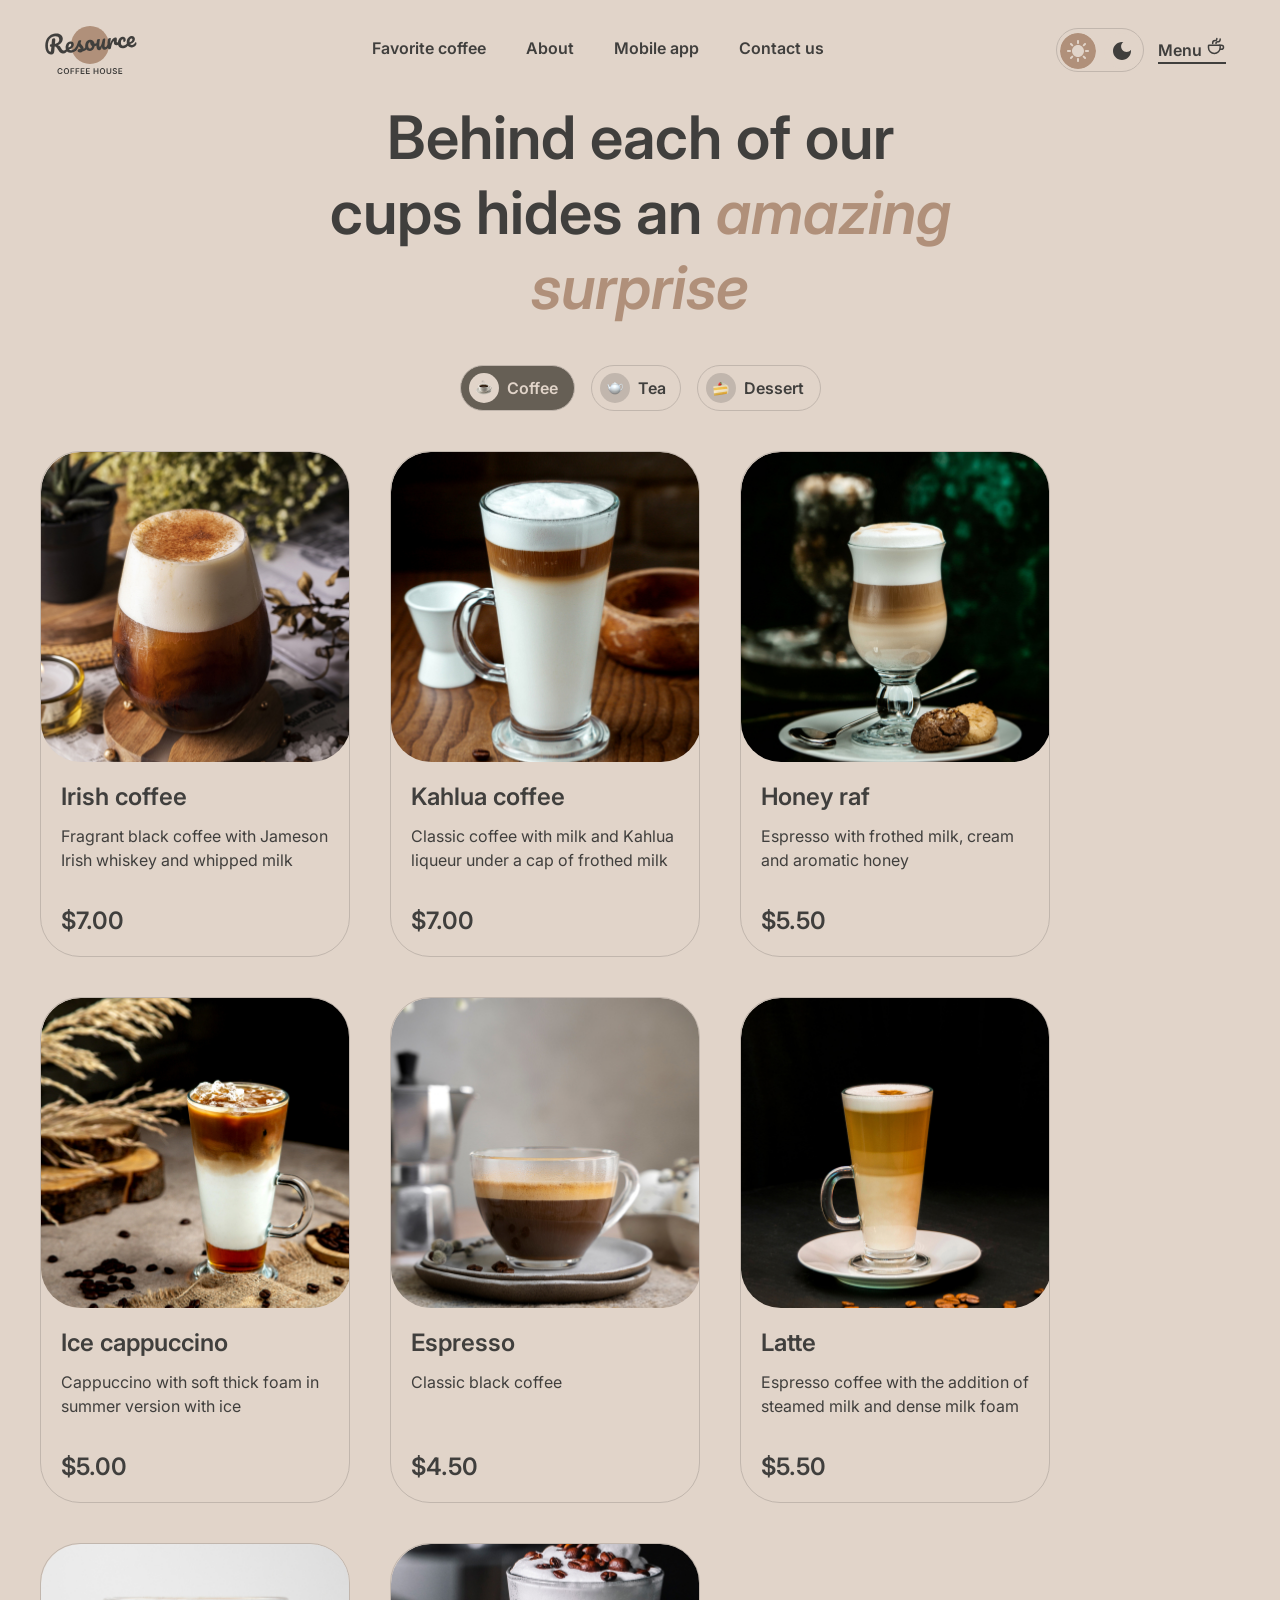
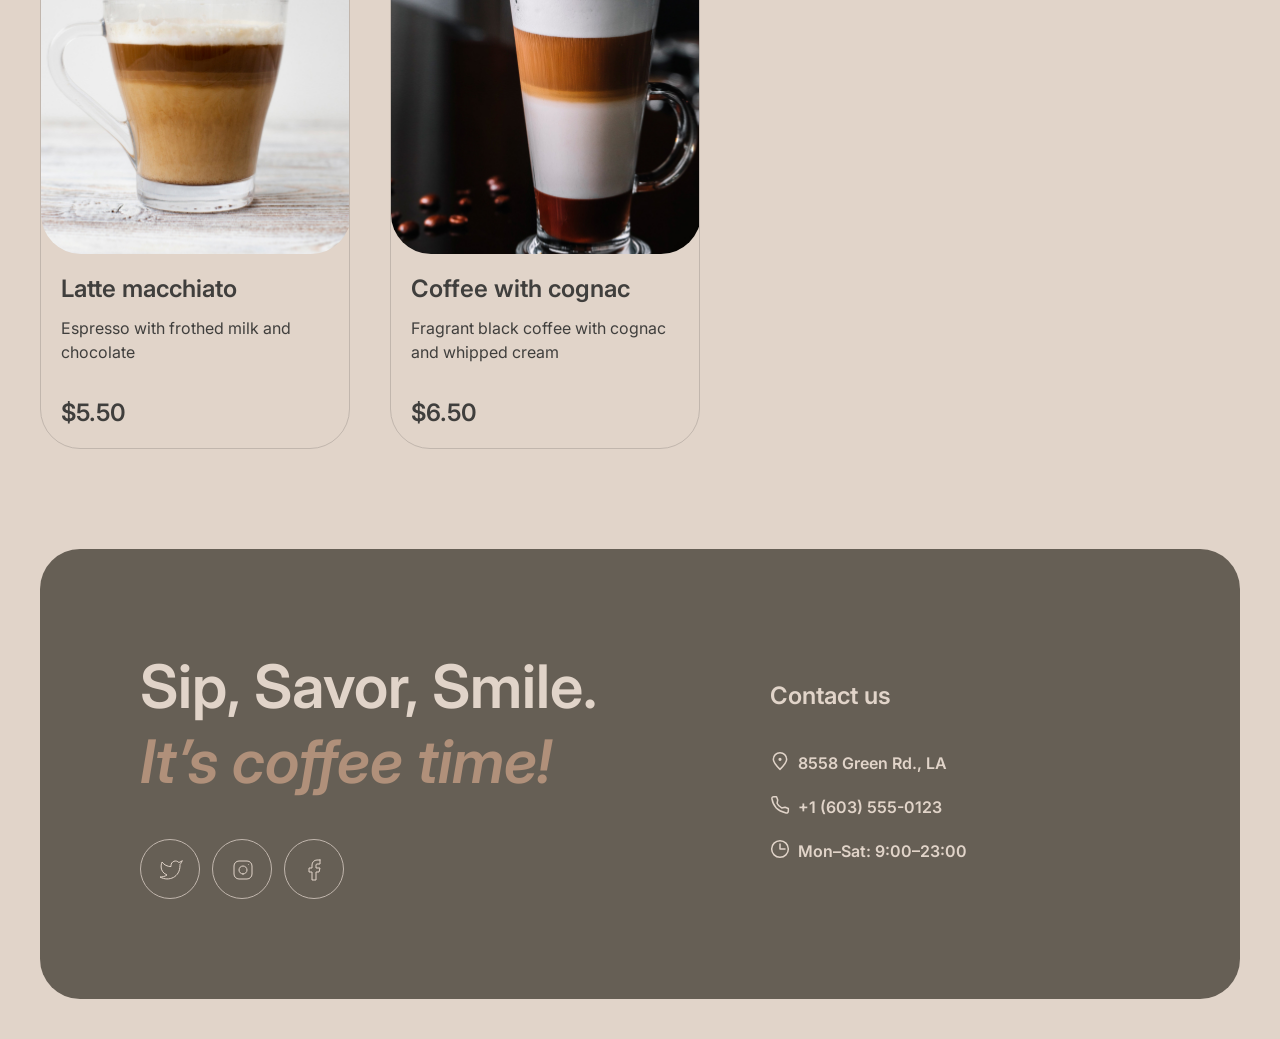
<file: menu.html>
<!DOCTYPE html>
<html lang="en">
<head>
    <meta charset="UTF-8">
    <meta name="viewport" content="width=device-width, initial-scale=1.0">
    <title>Coffee House Menu</title>
    <link rel="preconnect" href="https://fonts.googleapis.com">
    <link rel="preconnect" href="https://fonts.gstatic.com" crossorigin>
    <link href="https://fonts.googleapis.com/css2?family=Inter:ital,opsz,wght@0,14..32,100..900;1,14..32,100..900&display=swap" rel="stylesheet">
    <link href="https://fonts.googleapis.com/css2?family=Inter:ital,opsz,wght@0,14..32,100..900;1,14..32,100..900&family=Manrope:wght@200..800&display=swap" rel="stylesheet">
    <link rel="icon" href="./images/favicon.svg" type="image/svg+xml">
    <link rel="stylesheet" href="./css/menu.css">
</head>
<body>
    <div class="container">
        <!--header section-->
        <header class="header">
            <nav>
                <ul class="nav">
                    <li class="logo"><a href="./index.html" class="logo-link">
                        <svg width="100" height="60" viewBox="0 0 100 60" fill="none" xmlns="http://www.w3.org/2000/svg">
  <path d="M69 25C69 35.4934 60.4934 44 50 44C39.5066 44 31 35.4934 31 25C31 14.5066 39.5066 6 50 6C60.4934 6 69 14.5066 69 25Z" fill="var(--logo-bg)" />
  <path d="M95.6784 22.2913C95.8856 22.2732 96.0534 22.3548 96.1817 22.5364C96.326 22.7165 96.4127 22.9739 96.442 23.3086C96.4922 23.8824 96.4 24.3884 96.1652 24.8265C95.7789 25.5509 95.2359 26.1365 94.5362 26.5832C93.8524 27.0285 93.0084 27.295 92.0042 27.3829C90.4741 27.5168 89.2469 27.1664 88.3226 26.3318C87.3969 25.4812 86.8658 24.2749 86.7291 22.7129C86.6329 21.6131 86.7748 20.5727 87.1547 19.5919C87.5333 18.5951 88.1046 17.7822 88.8687 17.1532C89.6487 16.5229 90.5568 16.1623 91.5928 16.0717C92.5173 15.9908 93.2829 16.2049 93.8895 16.714C94.4948 17.2071 94.8386 17.9239 94.9209 18.8643C95.0171 19.9641 94.7016 20.9473 93.9743 21.814C93.2617 22.6633 91.9772 23.4021 90.1208 24.0303C90.5675 24.73 91.2451 25.0401 92.1537 24.9606C92.8072 24.9035 93.3279 24.7053 93.7158 24.3662C94.1197 24.0257 94.5692 23.4725 95.0643 22.7064C95.2346 22.4506 95.4393 22.3122 95.6784 22.2913ZM91.3914 18.4503C90.8016 18.5019 90.3295 18.8885 89.9751 19.6102C89.6365 20.3304 89.5098 21.1767 89.5949 22.149L89.5991 22.1968C90.5199 21.8914 91.2318 21.4918 91.7347 20.9981C92.2376 20.5044 92.4632 19.9626 92.4117 19.3729C92.3852 19.0701 92.2766 18.8386 92.0859 18.6786C91.9098 18.5013 91.6783 18.4252 91.3914 18.4503Z" fill="var(--logo-path)" />
  <path d="M83.2976 28.1446C81.7356 28.2813 80.4779 27.9497 79.5245 27.1497C78.5857 26.3324 78.0529 25.1985 77.926 23.7481C77.813 22.457 77.969 21.303 78.394 20.2861C78.819 19.2692 79.4149 18.4622 80.1818 17.8651C80.9487 17.268 81.7784 16.9304 82.671 16.8523C83.5477 16.7756 84.2481 16.9793 84.7723 17.4635C85.311 17.9303 85.6159 18.5702 85.6871 19.383C85.7456 20.0525 85.6437 20.6316 85.3813 21.1203C85.1348 21.6076 84.7725 21.8722 84.2944 21.9141C83.9915 21.9406 83.7382 21.8904 83.5344 21.7637C83.3465 21.6356 83.2414 21.444 83.2191 21.189C83.2093 21.0774 83.2141 20.9485 83.2334 20.8023C83.2527 20.6561 83.2676 20.5504 83.278 20.4852C83.3367 20.2392 83.357 20.0125 83.3389 19.8053C83.3208 19.5981 83.2511 19.4436 83.1297 19.3418C83.0243 19.2386 82.876 19.1953 82.6847 19.2121C82.3181 19.2441 81.9901 19.4415 81.7006 19.8041C81.4097 20.1508 81.193 20.6114 81.0506 21.186C80.9081 21.7606 80.8661 22.3826 80.9247 23.0521C81.0865 24.901 81.9723 25.7551 83.5821 25.6142C84.2356 25.557 84.9181 25.2805 85.6296 24.7846C86.3556 24.2714 87.0469 23.5444 87.7034 22.6036C87.8752 22.3637 88.0806 22.2333 88.3197 22.2124C88.5269 22.1942 88.6946 22.2759 88.8229 22.4574C88.9672 22.6375 89.054 22.895 89.0832 23.2297C89.1362 23.8354 89.028 24.3427 88.7587 24.7518C88.0904 25.7418 87.2526 26.5378 86.2452 27.1399C85.2524 27.7247 84.2699 28.0596 83.2976 28.1446Z" fill="var(--logo-path)" />
  <path d="M69.549 29.3476C68.9433 29.4006 68.485 29.1195 68.1742 28.5042C67.8794 27.8876 67.6706 26.8779 67.5479 25.4753C67.3666 23.4032 67.4892 21.4089 67.9158 19.4924C68.0188 19.0177 68.2207 18.6627 68.5213 18.4276C68.8365 18.1752 69.289 18.0232 69.8787 17.9716C70.1975 17.9437 70.4242 17.964 70.5586 18.0326C70.6931 18.1011 70.7701 18.2469 70.7897 18.4701C70.812 18.7251 70.7426 19.3094 70.5816 20.2229C70.478 20.8744 70.3993 21.4434 70.3455 21.93C70.2917 22.4165 70.2636 23.0132 70.2612 23.7201C70.6673 22.3033 71.1594 21.136 71.7376 20.2181C72.3158 19.3002 72.8997 18.6308 73.4892 18.2098C74.0947 17.7874 74.6605 17.5532 75.1865 17.5072C76.2225 17.4166 76.7858 17.8893 76.8765 18.9253C76.8946 19.1325 76.8668 19.6409 76.7931 20.4504C76.7214 21.0991 76.6925 21.5032 76.7064 21.6626C76.7552 22.2204 76.9789 22.4819 77.3773 22.4471C77.8236 22.408 78.3668 22.0072 79.0067 21.2445C79.1958 21.0191 79.4019 20.8967 79.6251 20.8772C79.8323 20.8591 80 20.9408 80.1283 21.1223C80.2712 21.2864 80.3559 21.5199 80.3824 21.8228C80.434 22.4125 80.315 22.8887 80.0255 23.2513C79.6197 23.7526 79.1285 24.1971 78.5521 24.5848C77.9903 24.9552 77.3746 25.1697 76.7052 25.2282C75.8604 25.3021 75.196 25.1434 74.7121 24.7521C74.2441 24.3594 73.978 23.7965 73.9139 23.0633C73.8929 22.8242 73.8959 22.583 73.9228 22.3397C73.9268 22.0182 73.9239 21.8016 73.9142 21.69C73.8919 21.435 73.793 21.3151 73.6177 21.3305C73.3786 21.3514 73.0836 21.6503 72.7325 22.2271C72.396 22.7865 72.0748 23.5213 71.7689 24.4314C71.4631 25.3415 71.2332 26.2932 71.0791 27.2864C70.9694 28.0509 70.8068 28.5791 70.5914 28.8709C70.3906 29.1455 70.0431 29.3044 69.549 29.3476Z" fill="var(--logo-path)" />
  <path d="M59.2462 30.2488C58.5289 30.3116 57.9106 30.0364 57.3912 29.4233C56.8863 28.7929 56.5906 27.9836 56.5042 26.9954C56.3996 25.8 56.3838 24.7012 56.4567 23.699C56.5282 22.6809 56.6985 21.5979 56.9675 20.4501C57.085 19.958 57.2782 19.5958 57.547 19.3635C57.8157 19.1312 58.2609 18.9878 58.8826 18.9334C59.2332 18.9028 59.4772 18.9376 59.6145 19.038C59.7677 19.1371 59.8541 19.2981 59.8736 19.5213C59.8847 19.6488 59.8347 20.0868 59.7235 20.8354C59.6157 21.4391 59.5349 21.9842 59.4811 22.4707C59.3088 24.1722 59.247 25.3019 59.2958 25.8598C59.3251 26.1945 59.3859 26.4301 59.4781 26.5666C59.569 26.6871 59.7021 26.7397 59.8774 26.7244C60.1165 26.7035 60.3904 26.4386 60.6993 25.9297C61.024 25.4195 61.3431 24.6608 61.6565 23.6536C61.9859 22.6451 62.2798 21.4148 62.5382 19.9627C62.6239 19.4734 62.7852 19.114 63.0221 18.8845C63.2749 18.6535 63.6643 18.5151 64.1903 18.4691C64.5569 18.437 64.8161 18.4625 64.9679 18.5456C65.1184 18.6127 65.204 18.7658 65.2249 19.0049C65.2598 19.4034 65.1561 20.5127 64.9138 22.3327C64.646 24.412 64.533 25.6907 64.5748 26.1688C64.6013 26.4717 64.686 26.7052 64.8289 26.8694C64.9703 27.0176 65.1447 27.0827 65.3519 27.0645C65.6706 27.0366 66.0285 26.8126 66.4254 26.3924C66.8368 25.9549 67.3708 25.2657 68.0273 24.3249C68.199 24.0851 68.4044 23.9547 68.6435 23.9337C68.8507 23.9156 69.0185 23.9973 69.1468 24.1788C69.291 24.3589 69.3778 24.6163 69.4071 24.9511C69.4629 25.5886 69.3547 26.096 69.0825 26.4731C68.471 27.3779 67.7905 28.1361 67.041 28.7477C66.3074 29.358 65.4385 29.707 64.4343 29.7949C63.6693 29.8618 63.0776 29.6165 62.6594 29.0588C62.2572 28.4997 62.0093 27.6862 61.9159 26.6183C61.7398 27.7259 61.4065 28.5982 60.9162 29.2354C60.4245 29.8566 59.8678 30.1944 59.2462 30.2488Z" fill="var(--logo-path)" />
  <path d="M57.5606 22.8796C57.7678 22.8614 57.9362 22.9511 58.0659 23.1485C58.1956 23.346 58.2744 23.6041 58.3023 23.9229C58.3692 24.688 58.1779 25.1625 57.7282 25.3463C56.8011 25.7647 55.7659 26.048 54.6225 26.1963C54.4367 27.5616 53.9332 28.6898 53.1117 29.5808C52.2888 30.4559 51.3115 30.9429 50.1799 31.0419C49.2235 31.1256 48.3824 30.9663 47.6566 30.564C46.9467 30.1603 46.383 29.5913 45.9654 28.8569C45.5478 28.1225 45.3 27.309 45.2219 26.4164C45.1159 25.205 45.2529 24.1089 45.6328 23.1281C46.0114 22.1313 46.5841 21.3343 47.351 20.7372C48.1165 20.1242 48.9933 19.7744 49.9816 19.688C51.1929 19.582 52.2022 19.9193 53.0093 20.6999C53.8309 21.4632 54.3592 22.453 54.5941 23.6691C55.339 23.5558 56.2177 23.3183 57.23 22.9567C57.3547 22.9136 57.4649 22.8879 57.5606 22.8796ZM50.1494 28.4908C50.6595 28.4462 51.0797 28.2007 51.41 27.7542C51.7563 27.3063 51.959 26.6863 52.0182 25.8941C51.4948 25.6026 51.0739 25.1977 50.7555 24.6795C50.4531 24.1599 50.2754 23.5972 50.2224 22.9916C50.2001 22.7365 50.2017 22.4794 50.2272 22.2202L50.1076 22.2307C49.4701 22.2864 48.9633 22.644 48.5873 23.3032C48.2259 23.9452 48.094 24.824 48.1916 25.9398C48.2683 26.8164 48.4942 27.4712 48.8694 27.9042C49.2605 28.3357 49.6872 28.5313 50.1494 28.4908Z" fill="var(--logo-path)" />
  <path d="M40.3103 32.4354C39.4815 32.508 38.8272 32.3725 38.3474 32.029C37.8836 31.6841 37.6307 31.2726 37.5889 30.7944C37.5527 30.38 37.6727 30.0081 37.9491 29.6787C38.2254 29.3494 38.6584 29.1589 39.2482 29.1073C39.4554 29.0892 39.6966 29.0922 39.9717 29.1163C40.2614 29.1231 40.4787 29.1282 40.6235 29.1316C40.5713 28.7185 40.4415 28.3364 40.2341 27.9851C40.0427 27.6325 39.8048 27.3 39.5205 26.9876C39.2348 26.6592 38.9692 26.3773 38.7237 26.1418C38.3119 27.1254 37.8861 27.9497 37.4464 28.6145C37.0226 29.278 36.5482 29.9137 36.0232 30.5218C35.7614 30.8338 35.4711 31.0038 35.1523 31.0316C34.8973 31.054 34.6824 30.9844 34.5077 30.823C34.3316 30.6457 34.2316 30.4216 34.2079 30.1506C34.1801 29.8318 34.2658 29.5272 34.4653 29.2367L34.7426 28.827C35.5244 27.6664 36.1078 26.7159 36.4928 25.9756C36.7233 25.4896 36.9884 24.8481 37.288 24.0509C37.5863 23.2379 37.8745 22.4016 38.1527 21.542C38.3942 20.8142 38.9931 20.4085 39.9494 20.3248C40.3957 20.2858 40.71 20.2984 40.8923 20.3628C41.0746 20.4271 41.1734 20.547 41.1888 20.7223C41.1971 20.8179 41.1785 20.9722 41.1329 21.1849C41.0873 21.3977 41.0177 21.6126 40.9243 21.8296C40.6876 22.4285 40.5867 22.9272 40.6215 23.3257C40.6424 23.5647 40.7451 23.8208 40.9296 24.0937C41.1301 24.3653 41.4244 24.7009 41.8127 25.1006C42.3814 25.7254 42.8141 26.2657 43.111 26.7216C43.4224 27.1601 43.6025 27.6583 43.6513 28.2162C43.6652 28.3756 43.6688 28.6001 43.662 28.8898C44.4166 28.5187 45.2626 27.6335 46.2003 26.2345C46.372 25.9946 46.5774 25.8642 46.8165 25.8433C47.0237 25.8252 47.1915 25.9069 47.3198 26.0884C47.464 26.2685 47.5508 26.5259 47.5801 26.8606C47.6331 27.4663 47.5249 27.9737 47.2555 28.3827C46.545 29.4407 45.8392 30.185 45.1381 30.6158C44.4515 31.0292 43.5756 31.2985 42.5105 31.4238C41.9204 32.0215 41.187 32.3587 40.3103 32.4354Z" fill="var(--logo-path)" />
  <path d="M36.6161 26.7357C36.8233 26.7175 36.9911 26.7992 37.1194 26.9807C37.2636 27.1608 37.3504 27.4183 37.3797 27.753C37.4355 28.3905 37.3273 28.8979 37.0551 29.2751C36.5281 30.0439 35.7492 30.7786 34.7183 31.4791C33.7034 32.1782 32.5823 32.5815 31.355 32.6888C29.6814 32.8353 28.3426 32.4947 27.3386 31.667C26.3347 30.8394 25.7637 29.6365 25.6256 28.0586C25.5294 26.9588 25.6713 25.9185 26.0512 24.9376C26.4298 23.9408 27.0011 23.1279 27.7652 22.4989C28.5452 21.8686 29.4533 21.508 30.4893 21.4174C31.4138 21.3365 32.1793 21.5506 32.786 22.0597C33.3913 22.5528 33.7351 23.2696 33.8173 24.21C33.9136 25.3098 33.5981 26.293 32.8708 27.1597C32.1581 28.009 30.8816 28.7471 29.0412 29.3739C29.5039 30.0722 30.293 30.3726 31.4088 30.275C32.126 30.2122 32.9173 29.894 33.7826 29.3204C34.6625 28.7295 35.4016 27.9983 35.9999 27.1269C36.1716 26.887 36.377 26.7566 36.6161 26.7357ZM30.2878 23.796C29.6981 23.8476 29.226 24.2342 28.8715 24.9559C28.533 25.6761 28.4063 26.5224 28.4914 27.4947L28.4955 27.5425C29.4164 27.2371 30.1283 26.8375 30.6312 26.3438C31.1341 25.8501 31.3597 25.3083 31.3081 24.7186C31.2816 24.4158 31.1731 24.1843 30.9824 24.0243C30.8063 23.847 30.5747 23.7709 30.2878 23.796Z" fill="var(--logo-path)" />
  <path d="M27.6906 27.5167C27.8978 27.4986 28.0656 27.5803 28.1939 27.7618C28.3382 27.9419 28.4249 28.1993 28.4542 28.5341C28.5086 29.1557 28.4004 29.6631 28.1296 30.0561C27.4454 31.0476 26.7351 31.8324 25.9987 32.4108C25.261 32.9733 24.3581 33.3012 23.2902 33.3946C22.2541 33.4853 21.3451 33.2837 20.5631 32.79C19.797 32.2949 19.028 31.3985 18.256 30.1009C17.6351 29.063 17.151 28.3023 16.8035 27.8188C16.4547 27.3193 16.119 26.9712 15.7967 26.7745C15.4903 26.5765 15.1198 26.4724 14.6852 26.4622C14.6508 26.8025 14.5595 27.8705 14.4114 29.6663C14.3537 30.4744 14.3165 30.9675 14.3 31.1456C14.2256 32.1319 13.9724 32.9089 13.5402 33.4767C13.1067 34.0286 12.4038 34.3471 11.4315 34.4321C10.3636 34.5256 9.38799 34.2977 8.50477 33.7486C7.63609 33.1822 6.9298 32.3606 6.38589 31.2839C5.84059 30.1913 5.50518 28.9277 5.37968 27.4932C5.1454 24.8154 5.40544 22.4638 6.15978 20.4383C6.93006 18.4115 8.10738 16.8148 9.69174 15.6483C11.2906 14.4644 13.1899 13.7763 15.3895 13.5838C16.9196 13.45 18.223 13.5688 19.2994 13.9404C20.3759 14.312 21.1968 14.8826 21.762 15.6523C22.3432 16.4206 22.6784 17.3148 22.7676 18.3349C22.8457 19.2275 22.7073 20.1229 22.3522 21.0213C22.0117 21.9023 21.4476 22.7066 20.66 23.434C19.8724 24.1614 18.8869 24.7375 17.7034 25.1622C18.4866 25.3025 19.1057 25.5856 19.5605 26.0116C20.0154 26.4376 20.4891 27.0787 20.9816 27.9351C21.5115 28.8524 22.0112 29.5153 22.4806 29.924C22.966 30.3312 23.4955 30.5098 24.0693 30.4596C24.5794 30.4149 25.0509 30.205 25.4838 29.8299C25.9154 29.4388 26.4456 28.7981 27.0744 27.9079C27.2461 27.6681 27.4515 27.5377 27.6906 27.5167ZM11.3837 26.727C10.8418 26.7744 10.4561 26.6797 10.2266 26.4428C10.013 26.2045 9.89225 25.9259 9.86436 25.6071C9.8309 25.2246 9.92394 24.9113 10.1435 24.6672C10.379 24.4218 10.6562 24.2851 10.9749 24.2572L11.5727 24.2049C11.691 22.6206 11.8123 21.2528 11.9364 20.1016C12.053 19.0474 12.6771 18.4708 13.8088 18.3718C14.7173 18.2923 15.2071 18.659 15.2782 19.4719C15.2936 19.6473 15.2975 19.7835 15.2899 19.8805L14.9199 23.9121C15.7764 23.789 16.5393 23.5134 17.2085 23.0855C17.8937 22.6561 18.4149 22.0966 18.7722 21.4068C19.1454 20.7156 19.2957 19.9556 19.2232 19.1268C19.1353 18.1226 18.7236 17.3636 17.988 16.8498C17.2524 16.3359 16.2232 16.1369 14.9002 16.2526C13.3382 16.3893 12.0016 16.8997 10.8904 17.7839C9.79381 18.6508 8.98568 19.8779 8.46605 21.4653C7.94503 23.0366 7.78003 24.9142 7.97108 27.0978C8.06033 28.1179 8.24063 28.9855 8.51198 29.7006C8.78334 30.4157 9.08648 30.9432 9.42139 31.2834C9.75631 31.6235 10.0592 31.7817 10.3302 31.7579C10.5374 31.7398 10.6957 31.6216 10.8051 31.4032C10.9304 31.1834 11.0127 30.839 11.052 30.3698L11.3837 26.727Z" fill="var(--logo-path)" />
  <path d="M78.4023 54.0001V48.1819H82.1864V49.0654H79.4563V50.645H81.9904V51.5285H79.4563V53.1165H82.2092V54.0001H78.4023Z" fill="var(--logo-path)" />
  <path d="M75.9698 49.7813C75.9433 49.5332 75.8316 49.34 75.6346 49.2017C75.4395 49.0635 75.1857 48.9943 74.8732 48.9943C74.6535 48.9943 74.4651 49.0275 74.3079 49.0938C74.1507 49.1601 74.0304 49.25 73.9471 49.3637C73.8638 49.4773 73.8211 49.607 73.8192 49.7529C73.8192 49.8741 73.8467 49.9792 73.9016 50.0682C73.9585 50.1572 74.0352 50.233 74.1317 50.2955C74.2283 50.3561 74.3353 50.4072 74.4528 50.4489C74.5702 50.4906 74.6886 50.5256 74.8079 50.554L75.3533 50.6904C75.573 50.7415 75.7842 50.8106 75.9869 50.8977C76.1914 50.9849 76.3742 51.0947 76.5352 51.2273C76.698 51.3599 76.8268 51.5199 76.9215 51.7074C77.0162 51.8949 77.0636 52.1146 77.0636 52.3665C77.0636 52.7074 76.9764 53.0076 76.8022 53.2671C76.628 53.5246 76.3761 53.7263 76.0465 53.8722C75.7189 54.0161 75.3221 54.0881 74.8562 54.0881C74.4035 54.0881 74.0105 54.018 73.6772 53.8779C73.3458 53.7377 73.0863 53.5332 72.8988 53.2642C72.7132 52.9953 72.6128 52.6676 72.5977 52.2813H73.6346C73.6497 52.4839 73.7122 52.6525 73.8221 52.787C73.9319 52.9214 74.0749 53.0218 74.2511 53.0881C74.4291 53.1544 74.628 53.1875 74.8477 53.1875C75.0768 53.1875 75.2776 53.1534 75.4499 53.0852C75.6242 53.0152 75.7605 52.9186 75.859 52.7955C75.9575 52.6705 76.0077 52.5246 76.0096 52.358C76.0077 52.2065 75.9632 52.0815 75.8761 51.983C75.7889 51.8826 75.6668 51.7993 75.5096 51.733C75.3543 51.6648 75.1725 51.6042 74.9641 51.5512L74.3022 51.3807C73.823 51.2576 73.4442 51.071 73.1658 50.821C72.8893 50.5692 72.7511 50.2349 72.7511 49.8182C72.7511 49.4754 72.8439 49.1752 73.0295 48.9176C73.217 48.6601 73.4717 48.4602 73.7937 48.3182C74.1156 48.1743 74.4802 48.1023 74.8874 48.1023C75.3003 48.1023 75.6621 48.1743 75.9727 48.3182C76.2852 48.4602 76.5304 48.6582 76.7085 48.912C76.8865 49.1638 76.9783 49.4536 76.984 49.7813H75.9698Z" fill="var(--logo-path)" />
  <path d="M70.2086 48.1819H71.2626V51.983C71.2626 52.3997 71.1641 52.7662 70.9672 53.0825C70.7721 53.3987 70.4975 53.6459 70.1433 53.8239C69.7891 54.0001 69.3753 54.0881 68.9018 54.0881C68.4264 54.0881 68.0117 54.0001 67.6575 53.8239C67.3033 53.6459 67.0287 53.3987 66.8336 53.0825C66.6386 52.7662 66.541 52.3997 66.541 51.983V48.1819H67.595V51.895C67.595 52.1374 67.648 52.3533 67.7541 52.5427C67.862 52.7321 68.0136 52.8807 68.2086 52.9887C68.4037 53.0948 68.6348 53.1478 68.9018 53.1478C69.1689 53.1478 69.3999 53.0948 69.595 52.9887C69.792 52.8807 69.9435 52.7321 70.0495 52.5427C70.1556 52.3533 70.2086 52.1374 70.2086 51.895V48.1819Z" fill="var(--logo-path)" />
  <path d="M65.1435 51.0909C65.1435 51.7178 65.026 52.2548 64.7912 52.7017C64.5582 53.1468 64.2401 53.4877 63.8366 53.7245C63.4351 53.9612 62.9796 54.0796 62.4702 54.0796C61.9607 54.0796 61.5043 53.9612 61.1009 53.7245C60.6993 53.4858 60.3812 53.144 60.1463 52.6989C59.9134 52.2519 59.7969 51.7159 59.7969 51.0909C59.7969 50.464 59.9134 49.9281 60.1463 49.483C60.3812 49.036 60.6993 48.6942 61.1009 48.4574C61.5043 48.2207 61.9607 48.1023 62.4702 48.1023C62.9796 48.1023 63.4351 48.2207 63.8366 48.4574C64.2401 48.6942 64.5582 49.036 64.7912 49.483C65.026 49.9281 65.1435 50.464 65.1435 51.0909ZM64.0838 51.0909C64.0838 50.6496 64.0147 50.2775 63.8764 49.9745C63.7401 49.6695 63.5507 49.4394 63.3082 49.2841C63.0658 49.1269 62.7865 49.0483 62.4702 49.0483C62.1539 49.0483 61.8745 49.1269 61.6321 49.2841C61.3897 49.4394 61.1993 49.6695 61.0611 49.9745C60.9247 50.2775 60.8565 50.6496 60.8565 51.0909C60.8565 51.5322 60.9247 51.9053 61.0611 52.2102C61.1993 52.5133 61.3897 52.7434 61.6321 52.9006C61.8745 53.0559 62.1539 53.1335 62.4702 53.1335C62.7865 53.1335 63.0658 53.0559 63.3082 52.9006C63.5507 52.7434 63.7401 52.5133 63.8764 52.2102C64.0147 51.9053 64.0838 51.5322 64.0838 51.0909Z" fill="var(--logo-path)" />
  <path d="M53.5918 54.0001V48.1819H54.6458V50.645H57.3418V48.1819H58.3986V54.0001H57.3418V51.5285H54.6458V54.0001H53.5918Z" fill="var(--logo-path)" />
  <path d="M45.9492 54.0001V48.1819H49.7333V49.0654H47.0032V50.645H49.5373V51.5285H47.0032V53.1165H49.756V54.0001H45.9492Z" fill="var(--logo-path)" />
  <path d="M40.6895 54.0001V48.1819H44.4735V49.0654H41.7434V50.645H44.2775V51.5285H41.7434V53.1165H44.4963V54.0001H40.6895Z" fill="var(--logo-path)" />
  <path d="M35.6016 54.0001V48.1819H39.3288V49.0654H36.6555V50.645H39.0732V51.5285H36.6555V54.0001H35.6016Z" fill="var(--logo-path)" />
  <path d="M30.5137 54.0001V48.1819H34.2409V49.0654H31.5676V50.645H33.9853V51.5285H31.5676V54.0001H30.5137Z" fill="var(--logo-path)" />
  <path d="M29.1181 51.0909C29.1181 51.7178 29.0007 52.2548 28.7658 52.7017C28.5328 53.1468 28.2147 53.4877 27.8113 53.7245C27.4097 53.9612 26.9542 54.0796 26.4448 54.0796C25.9353 54.0796 25.4789 53.9612 25.0755 53.7245C24.6739 53.4858 24.3558 53.144 24.1209 52.6989C23.888 52.2519 23.7715 51.7159 23.7715 51.0909C23.7715 50.464 23.888 49.9281 24.1209 49.483C24.3558 49.036 24.6739 48.6942 25.0755 48.4574C25.4789 48.2207 25.9353 48.1023 26.4448 48.1023C26.9542 48.1023 27.4097 48.2207 27.8113 48.4574C28.2147 48.6942 28.5328 49.036 28.7658 49.483C29.0007 49.9281 29.1181 50.464 29.1181 51.0909ZM28.0584 51.0909C28.0584 50.6496 27.9893 50.2775 27.851 49.9745C27.7147 49.6695 27.5253 49.4394 27.2828 49.2841C27.0404 49.1269 26.7611 49.0483 26.4448 49.0483C26.1285 49.0483 25.8491 49.1269 25.6067 49.2841C25.3643 49.4394 25.1739 49.6695 25.0357 49.9745C24.8993 50.2775 24.8311 50.6496 24.8311 51.0909C24.8311 51.5322 24.8993 51.9053 25.0357 52.2102C25.1739 52.5133 25.3643 52.7434 25.6067 52.9006C25.8491 53.0559 26.1285 53.1335 26.4448 53.1335C26.7611 53.1335 27.0404 53.0559 27.2828 52.9006C27.5253 52.7434 27.7147 52.5133 27.851 52.2102C27.9893 51.9053 28.0584 51.5322 28.0584 51.0909Z" fill="var(--logo-path)" />
  <path d="M22.5536 50.1449H21.4911C21.4608 49.9707 21.4049 49.8163 21.3235 49.6818C21.2421 49.5455 21.1407 49.4299 21.0195 49.3352C20.8983 49.2406 20.7601 49.1695 20.6048 49.1222C20.4513 49.0729 20.2856 49.0483 20.1076 49.0483C19.7913 49.0483 19.511 49.1279 19.2667 49.287C19.0224 49.4442 18.8311 49.6752 18.6928 49.9801C18.5546 50.2832 18.4854 50.6534 18.4854 51.0909C18.4854 51.536 18.5546 51.911 18.6928 52.2159C18.833 52.519 19.0243 52.7481 19.2667 52.9034C19.511 53.0568 19.7904 53.1335 20.1048 53.1335C20.279 53.1335 20.4419 53.1108 20.5934 53.0654C20.7468 53.018 20.8841 52.9489 21.0053 52.858C21.1284 52.7671 21.2317 52.6553 21.315 52.5227C21.4002 52.3902 21.4589 52.2387 21.4911 52.0682L22.5536 52.0739C22.5138 52.3504 22.4277 52.6099 22.2951 52.8523C22.1644 53.0947 21.993 53.3087 21.7809 53.4943C21.5688 53.6781 21.3207 53.822 21.0366 53.9262C20.7525 54.0284 20.4371 54.0796 20.0906 54.0796C19.5792 54.0796 19.1228 53.9612 18.7212 53.7245C18.3197 53.4877 18.0034 53.1459 17.7724 52.6989C17.5413 52.2519 17.4258 51.7159 17.4258 51.0909C17.4258 50.464 17.5423 49.9281 17.7752 49.483C18.0082 49.036 18.3254 48.6942 18.7269 48.4574C19.1284 48.2207 19.583 48.1023 20.0906 48.1023C20.4144 48.1023 20.7156 48.1477 20.994 48.2387C21.2724 48.3296 21.5205 48.4631 21.7383 48.6392C21.9561 48.8135 22.1351 49.0275 22.2752 49.2813C22.4173 49.5332 22.5101 49.821 22.5536 50.1449Z" fill="var(--logo-path)" />
                    </svg>
                    </a>
                    </li>
                    <li>
                        <ul class="nav-menu">
                            <li class="nav-item no-active"><a href="./index.html#slider" class="nav-link">Favorite coffee<span class="menu-line"></span></a></li>
                            <li class="nav-item no-active"><a href="./index.html#about" class="nav-link">About<span class="menu-line"></span></a></li>
                            <li class="nav-item no-active"><a href="./index.html#mobile-app" class="nav-link">Mobile app<span class="menu-line"></span></a></li>
                            <li class="nav-item no-active"><a href="./index.html#contacts" class="nav-link">Contact us<span class="menu-line"></span></a></li>
                            <li class="nav-item coffee-menu"><a href="./menu.html" class="nav-link coffee-menu-link">Menu</a>
                                <svg width="40" height="40" viewBox="0 0 40 40" fill="none" xmlns="http://www.w3.org/2000/svg">
  <path d="M28.3333 18.9333V25C28.3333 30.5228 23.8561 35 18.3332 35H14.9999C9.47707 35 4.99992 30.5228 4.99992 25V18.9333C4.99992 18.602 5.26855 18.3333 5.59992 18.3333H27.7333C28.0646 18.3333 28.3333 18.602 28.3333 18.9333Z" stroke="var(--text-primary)" stroke-width="2" stroke-linecap="round" stroke-linejoin="round" />
  <path d="M19.9999 15C19.9999 13.3334 21.1904 11.6667 23.5713 11.6667C24.0919 11.6667 24.7136 11.6667 25.3333 11.6667C26.9901 11.6667 28.3333 10.3236 28.3333 8.66671V5.83337" stroke="var(--text-primary)" stroke-width="2" stroke-linecap="round" stroke-linejoin="round" />
  <path d="M13.3334 15V12.1667C13.3334 10.5098 14.6766 9.16667 16.3334 9.16667H19.6667C20.7713 9.16667 21.6667 8.27124 21.6667 7.16667V5" stroke="var(--text-primary)" stroke-width="2" stroke-linecap="round" stroke-linejoin="round" />
  <path d="M26.6667 18.3334H30.8334C33.1346 18.3334 35.0001 20.1989 35.0001 22.5C35.0001 24.8012 33.1346 26.6667 30.8334 26.6667H28.3334" stroke="var(--text-primary)" stroke-width="2" stroke-linecap="round" stroke-linejoin="round" />
                                </svg>
                            </li>
                        </ul>
                    </li>
                    <li>
                        <ul class="header-actions">
                            <li class="theme-switch">
                                <button class="theme-light--btn"><svg class="icon-btn--light" width="36" height="36" viewBox="0 0 36 36" fill="none" xmlns="http://www.w3.org/2000/svg">
    <rect width="36" height="36" rx="18" fill="var(--theme-switch-default-active-bg)" />
    <path d="M17 10V8C17 7.45 17.45 7 18 7C18.55 7 19 7.45 19 8V10C19 10.55 18.55 11 18 11C17.45 11 17 10.55 17 10ZM24.36 13.05L25.77 11.63C26.16 11.24 26.16 10.61 25.77 10.22C25.38 9.83 24.75 9.83 24.36 10.22L22.95 11.64C22.56 12.03 22.56 12.66 22.95 13.05C23.34 13.44 23.97 13.44 24.36 13.05ZM28 17H26C25.45 17 25 17.45 25 18C25 18.55 25.45 19 26 19H28C28.55 19 29 18.55 29 18C29 17.45 28.55 17 28 17ZM18 25C17.45 25 17 25.45 17 26V28C17 28.55 17.45 29 18 29C18.55 29 19 28.55 19 28V26C19 25.45 18.55 25 18 25ZM11.64 13.05L10.22 11.64C9.83 11.25 9.83 10.61 10.22 10.23C10.61 9.85 11.25 9.84 11.63 10.23L13.04 11.64C13.43 12.03 13.43 12.67 13.04 13.05C12.65 13.43 12.02 13.44 11.64 13.05ZM22.95 22.95C22.56 23.34 22.56 23.98 22.95 24.36L24.36 25.77C24.75 26.16 25.39 26.16 25.77 25.77C26.16 25.38 26.16 24.74 25.77 24.36L24.36 22.95C23.98 22.56 23.34 22.56 22.95 22.95ZM8 19H10C10.55 19 11 18.55 11 18C11 17.45 10.55 17 10 17H8C7.45 17 7 17.45 7 18C7 18.55 7.45 19 8 19ZM11.64 25.78L13.05 24.37C13.44 23.98 13.44 23.34 13.05 22.96C12.66 22.58 12.02 22.57 11.64 22.96L10.23 24.37C9.84 24.76 9.84 25.4 10.23 25.78C10.61 26.17 11.25 26.17 11.64 25.78ZM18 12C14.69 12 12 14.69 12 18C12 21.31 14.69 24 18 24C21.31 24 24 21.31 24 18C24 14.69 21.31 12 18 12Z" fill="var(--theme-switch-default-active-path)" />
                                        </svg>
                                </button>
                                <button class="theme-dark--btn"><svg class="icon-btn--dark" width="36" height="36" viewBox="0 0 36 36" fill="none" xmlns="http://www.w3.org/2000/svg">
    <rect width="36" height="36" rx="18" fill="var(--theme-switch-default-no-active-bg)" />
    <path d="M18 9C13.03 9 9 13.03 9 18C9 22.97 13.03 27 18 27C22.97 27 27 22.97 27 18C27 17.54 26.96 17.08 26.9 16.64C25.92 18.01 24.32 18.9 22.5 18.9C19.52 18.9 17.1 16.48 17.1 13.5C17.1 11.69 17.99 10.08 19.36 9.1C18.92 9.04 18.46 9 18 9Z" fill="var(--theme-switch-default-no-active-path)" />
                                </svg>
                            </button>
                            </li>
                            <li class="coffee-menu">
                                <a href="./menu.html" class="nav-link coffee-menu-link">Menu
                                    <svg width="20" height="20" viewBox="0 0 20 20" fill="none" xmlns="http://www.w3.org/2000/svg">
    <path d="M14.167 9.76667V11.6667C14.167 14.8883 11.5553 17.5 8.33366 17.5C5.112 17.5 2.50033 14.8883 2.50033 11.6667V9.76667C2.50033 9.4353 2.76896 9.16667 3.10033 9.16667H13.567C13.8984 9.16667 14.167 9.4353 14.167 9.76667Z" stroke="var(--text-primary)" stroke-width="1.5" stroke-linecap="round" stroke-linejoin="round" />
    <path d="M10.0003 7.50008C10.0003 6.66675 10.5956 5.83341 11.786 5.83341C13.101 5.83341 14.167 4.76743 14.167 3.45246V2.91675" stroke="var(--text-primary)" stroke-width="1.5" stroke-linecap="round" stroke-linejoin="round" />
    <path d="M6.66634 7.5V7.08333C6.66634 5.70262 7.78563 4.58333 9.16634 4.58333C10.0868 4.58333 10.833 3.83714 10.833 2.91667V2.5" stroke="var(--text-primary)" stroke-width="1.5" stroke-linecap="round" stroke-linejoin="round" />
    <path d="M13.333 9.16675H15.4163C16.5669 9.16675 17.4997 10.0995 17.4997 11.2501C17.4997 12.4007 16.5669 13.3334 15.4163 13.3334H14.1663" stroke="var(--text-primary)" stroke-width="1.5" stroke-linecap="round" stroke-linejoin="round" />
                                    </svg>
                                    <span class="menu-line"></span>
                                </a>                    
                            </li>
                            <li>
                                <button class="burger-menu">
                                    <span></span>
                                    <span></span>
                                </button>
                            </li>
                        </ul>
                    </li>
                </ul>
            </nav>
        </header>
        <main class="main">
            <!--menu section-->
            <section class="menu">
                <div class="menu-content">
                    <h1 class="menu-title">Behind each of our cups hides an <span>amazing surprise</span></h1>
                    <div class="menu-switcher">
                        <button class="menu-switch coffee active"><span><img src="./images/icon-menu-coffee.png" alt="menu-coffee"></span>Coffee</button>
                        <button class="menu-switch tea no-active"><span class="icon-menu--bg"><img src="./images/icon-menu-tea.png" alt="menu-tea"></span>Tea</button>
                        <button class="menu-switch dessert no-active"><span class="icon-menu--bg"><img src="./images/icon-menu-dessert.png" alt="menu-dessert"></span>Dessert</button>
                    </div>
                    <div class="menu-cards"></div>
                    <div class="menu-more-cards">
                        <button class="menu-more-btn">
                        <svg width="24" height="24" viewBox="0 0 24 24" fill="none" xmlns="http://www.w3.org/2000/svg">
  <path d="M21.8883 13.5C21.1645 18.3113 17.013 22 12 22C6.47715 22 2 17.5228 2 12C2 6.47715 6.47715 2 12 2C16.1006 2 19.6248 4.46819 21.1679 8" stroke="var(--menu-more-cards-btn)" stroke-linecap="round" stroke-linejoin="round" />
  <path d="M17 8H21.4C21.7314 8 22 7.73137 22 7.4V3" stroke="var(--menu-more-cards-btn)" stroke-linecap="round" stroke-linejoin="round" />
                        </svg>
                        </button>
                    </div>
                </div>
            </section>
        </main>
        <!--footer section-->
        <footer class="footer" id="contacts">
            <div class="footer-content">
                <div class="footer-info">
                    <div class="footer-text">Sip, Savor, Smile. <span>It’s coffee time!</span></div>
                    <div class="footer-socials">
                        <a href="#" class="button" onclick="return false;">
                            <svg width="24" height="24" viewBox="0 0 24 24" fill="none" xmlns="http://www.w3.org/2000/svg">
    <path d="M23 3.01006C23 3.01006 20.9821 4.20217 19.86 4.54006C19.2577 3.84757 18.4573 3.35675 17.567 3.13398C16.6767 2.91122 15.7395 2.96725 14.8821 3.29451C14.0247 3.62177 13.2884 4.20446 12.773 4.96377C12.2575 5.72309 11.9877 6.62239 12 7.54006V8.54006C10.2426 8.58562 8.50127 8.19587 6.93101 7.4055C5.36074 6.61513 4.01032 5.44869 3 4.01006C3 4.01006 -1 13.0101 8 17.0101C5.94053 18.408 3.48716 19.109 1 19.0101C10 24.0101 21 19.0101 21 7.51006C20.9991 7.23151 20.9723 6.95365 20.92 6.68006C21.9406 5.67355 23 3.01006 23 3.01006Z" stroke="#E1D4C9" stroke-linecap="round" stroke-linejoin="round" />
                            </svg>
                        </a>
                        <a href="#" class="button" onclick="return false;">
                            <svg width="24" height="24" viewBox="0 0 24 24" fill="none" xmlns="http://www.w3.org/2000/svg">
    <path d="M12 16C14.2091 16 16 14.2091 16 12C16 9.79086 14.2091 8 12 8C9.79086 8 8 9.79086 8 12C8 14.2091 9.79086 16 12 16Z" stroke="#E1D4C9" stroke-linecap="round" stroke-linejoin="round" />
    <path d="M3 16V8C3 5.23858 5.23858 3 8 3H16C18.7614 3 21 5.23858 21 8V16C21 18.7614 18.7614 21 16 21H8C5.23858 21 3 18.7614 3 16Z" stroke="#E1D4C9" />
    <path d="M17.5 6.51L17.51 6.49889" stroke="#E1D4C9" stroke-linecap="round" stroke-linejoin="round" />
                            </svg>
                        </a>
                        <a href="#" class="button" onclick="return false;">
                            <svg width="24" height="24" viewBox="0 0 24 24" fill="none" xmlns="http://www.w3.org/2000/svg">
    <path d="M17 2H14C12.6739 2 11.4021 2.52678 10.4645 3.46447C9.52678 4.40215 9 5.67392 9 7V10H6V14H9V22H13V14H16L17 10H13V7C13 6.73478 13.1054 6.48043 13.2929 6.29289C13.4804 6.10536 13.7348 6 14 6H17V2Z" stroke="#E1D4C9" stroke-linecap="round" stroke-linejoin="round" />
                            </svg>
                        </a>
                    </div>
                </div>
                <div class="footer-contacts">
                    <p class="footer-contacts--title">Contact us</p>
                    <a href="https://maps.app.goo.gl/LKB8SyXYnvtQXSpEA" target="_blank" class="footer-contacts--address">
                        <svg width="20" height="20" viewBox="0 0 20 20" fill="none" xmlns="http://www.w3.org/2000/svg">
    <path d="M16.6663 8.33329C16.6663 12.0152 9.99967 18.3333 9.99967 18.3333C9.99967 18.3333 3.33301 12.0152 3.33301 8.33329C3.33301 4.65139 6.31778 1.66663 9.99967 1.66663C13.6816 1.66663 16.6663 4.65139 16.6663 8.33329Z" stroke="#E1D4C9" stroke-width="1.5" />
    <path d="M10.0003 9.16667C10.4606 9.16667 10.8337 8.79357 10.8337 8.33333C10.8337 7.8731 10.4606 7.5 10.0003 7.5C9.54009 7.5 9.16699 7.8731 9.16699 8.33333C9.16699 8.79357 9.54009 9.16667 10.0003 9.16667Z" fill="#E1D4C9" stroke="#E1D4C9" stroke-width="1.5" stroke-linecap="round" stroke-linejoin="round" />
                        </svg>
                        <span>8558 Green Rd.,  LA</span>
                        <span class="menu-line"></span>
                    </a>
                    <a href="tel:+1(603)555-0123" class="footer-contacts--tel">
                        <svg width="20" height="20" viewBox="0 0 20 20" fill="none" xmlns="http://www.w3.org/2000/svg">
    <path d="M15.0984 12.2516L11.6665 12.9166C9.34845 11.7531 7.91654 10.4166 7.08321 8.33329L7.72483 4.89154L6.51197 1.66663L3.72946 1.66663C2.60191 1.66663 1.71466 2.59958 1.90108 3.71161C2.29888 6.08454 3.37231 10.0391 6.24987 12.9166C9.27338 15.9401 13.5661 17.3318 16.1378 17.9288C17.299 18.1983 18.3332 17.2908 18.3332 16.0988L18.3332 13.4843L15.0984 12.2516Z" stroke="#E1D4C9" stroke-width="1.5" stroke-linecap="round" stroke-linejoin="round" />
                        </svg>
                        <span>+1 (603) 555-0123</span>
                        <span class="menu-line"></span>
                    </a>
                    <p class="footer-contacts--schedule">
                        <svg width="20" height="20" viewBox="0 0 20 20" fill="none" xmlns="http://www.w3.org/2000/svg">
    <g clip-path="url(#clip0_217_1736)">
        <path d="M10 5L10 10L15 10" stroke="#E1D4C9" stroke-width="1.5" stroke-linecap="round" stroke-linejoin="round" />
        <path d="M10.0003 18.3333C14.6027 18.3333 18.3337 14.6023 18.3337 9.99996C18.3337 5.39759 14.6027 1.66663 10.0003 1.66663C5.39795 1.66663 1.66699 5.39759 1.66699 9.99996C1.66699 14.6023 5.39795 18.3333 10.0003 18.3333Z" stroke="#E1D4C9" stroke-width="1.5" stroke-linecap="round" stroke-linejoin="round" />
    </g>
    <defs>
        <clipPath id="clip0_217_1736">
        <rect width="20" height="20" fill="white" />
        </clipPath>
    </defs>
                        </svg>
                        Mon–Sat: 9:00–23:00
                    </p>
                </div>
            </div>
        </footer>
    </div>
    <div class="pop-up hidden">
    </div>
    <script src="./js/menu.js"></script>
</body>
</html>
</file>
<file: css/style.css>
:root {
	--text-primary: #403f3d;
	--text-inverse: #e1d4c9;
	--text-accent: #b0907a;
	--background-page: #e1d4c9;
	--background-container: #665f55;
	--background-overlay: rgba(64, 63, 61, 0.8);
	--border-primary: #c1b6ad;
	--border-inverse: #665f55;
	--dark-text-primary: #e1d4c9;
	--dark-text-inverse: #e1d4c9;
	--dark-text-accent: #b0907a;
	--dark-bg-page: #292826;
	--dark-bg-container: #403f3d;
	--dark-bg-overlay: rgba(41, 40, 38, 0.8);
	--dark-border-primary: #665f55;
	--dark-border-inverse: #c1b6ad;
	--background-modal: #e1d4c9;
	--background-modal-control: #665f55;
	--dark-bg-modal: var(--dark-bg-container);
	--dark-bg-modal-control: var(--dark-bg-page);

    --logo-bg: #b0907a;
    --logo-path: #403f3d;

    --theme-switch-default-active-bg: #b0907a;
    --theme-switch-default-active-path: #e1d4c9;
    --theme-switch-default-no-active-bg: #e1d4c9;
    --theme-switch-default-no-active-path: #403f3d;
    --theme-switch-hover-no-active-bg: #665f55;
    --theme-switch-hover-no-active-path: #e1d4c9;

    --slider-btn-hover-bg: #665f55;
    --slider-btn-hover-path: #e1d4c9;

    --slider-line-active: #665f55;
    --slider-line-no-active: #c1b6ad;

    --app-download-btn-hover-bg: #665f55;
    --app-download-btn-hover-path: #e1d4c9;

    --socials-btn-hover-bg: #e1d4c9;
    --socials-btn-hover-path: #403f3d;

    --font-family: "Inter", sans-serif;
    --second-family: "Manrope", sans-serif;

}

* {
    margin: 0;
    padding: 0;
    box-sizing: border-box;
}

.theme-dark {
    --text-primary: #e1d4c9;
	--text-inverse: #403f3d;
	--text-accent: #b0907a;
	--background-page: #292826;
	--background-container: #403f3d;
	--background-overlay: rgba(41, 40, 38, 0.8);
	--border-primary: #665f55;
	--border-inverse: #c1b6ad;
    --background-modal: #403f3d;
    --background-modal-control: #292826;

    --logo-bg: #b0907a;
    --logo-path: #e1d4c9;

    --theme-switch-default-active-bg: #292826;
    --theme-switch-default-active-path: #e1d4c9;
    --theme-switch-default-no-active-bg: #b0907a;
    --theme-switch-default-no-active-path: #e1d4c9;
    --theme-switch-hover-no-active-bg: #403f3d;
    --theme-switch-hover-no-active-path: #e1d4c9;

    --slider-btn-hover-bg:#403f3d;
    --slider-btn-hover-path:#e1d4c9;

    --slider-line-active: #c1b6ad;
    --slider-line-no-active: #665f55;

    --app-download-btn-hover-bg: #403f3d;
    --app-download-btn-hover-path: #e1d4c9;

    --socials-btn-hover-bg: #292826;
    --socials-btn-hover-path: #e1d4c9;
}

html {
    scroll-behavior: smooth;
}

body {
    margin: 0 auto;
    padding: 0;
}

.container {
    display: flex;
    flex-direction: column;
    max-width: 1440px;
    width: 100%;
    margin: 0 auto;
    padding: 20px 40px 40px;
    background: var(--background-page);
    overflow: hidden;
    transition: background 0.5s ease;
}

h2 {
    font-family: var(--font-family);
    font-weight: 600;
    font-size: 60px;
    line-height: 125%;
    color: var(--text-primary);
    transition: color 0.5s ease;
}

h3 {
    font-family: var(--font-family);
    font-weight: 600;
    font-size: 24px;
    line-height: 125%;
    color: var(--text-primary);
    transition: color 0.5s ease;
}

a {
    text-decoration: none;
}

ul {
    list-style: none;
}

@media (max-width: 550px) {
    .container {
        padding: 20px 16px 40px;
    }
}

/* header section */
.nav {
    display: flex;
    justify-content: space-between;
    align-items: center;
    position: relative;
}

.logo-link {
    display: block;
    width: 100px;
    height: 60px;
}

.nav-menu {
    display: flex;
    gap: 40px;
    justify-content: center;
    align-items: center;
}

.coffee-menu {
    display: flex;
    gap: 8px;
    align-items: center;
}

.coffee-menu .coffee-menu-link {
    text-align: center;
}

.nav-link {
    display: block;
    height: 28px;
    font-family: var(--font-family);
    font-weight: 600;
    font-size: 16px;
    line-height: 150%;
    color: var(--text-primary);
    transition: color 0.5s ease;
    position: relative;
}

.nav-menu .coffee-menu {
    display: none;
}

.header-actions {
    display: flex;
    justify-content: space-between;
    align-items: center;
    width: 184px;
    height: 44px;
}

.theme-switch {
    display: flex;
    gap: 8px;
    justify-content: center;
    text-align: center;
    border: 1px solid var(--border-primary);
    border-radius: 100px;
    padding: 4px;
    width: 88px;
    height: 44px;
    overflow: hidden;
}

button {
    width: 36px;
    height: 36px;
    background: var(--background-page);
    border-style: none;
    margin: 0;
    cursor: pointer;
    transition: background 0.5s ease;
}

.theme-switch svg {
    border-radius: 100px;
}

.theme-switch .theme-dark--btn svg {
    transition: 0.3s ease;
}

.menu-line {
    position: absolute;
    left: 50%;
    bottom: 0;
    width: 0;
    height: 2px;
    background: var(--text-primary);
    transform: translateX(-50%);
    transition: width 0.3s ease, background 0.5s ease;
}

.burger-menu {
    display: none;
    position: relative;
    border: 1px solid var(--background-container);
    border-radius: 100px;
    width: 44px;
    height: 44px;
    padding: 17px 13px;
    cursor: pointer;
}

.burger-menu span {
    display: block;
    position: absolute;
    width: 18px;
    height: 2px;
    background: var(--text-primary);
    transition: background 0.5s ease;
}

.burger-menu span:nth-child(1) {
    transform: translateY(4px);
}

.burger-menu span:nth-child(2) {
    transform: translateY(-4px);
}

.burger-menu.open span:nth-child(1) {
    transform: translateY(0) rotate(45deg);
}

.burger-menu.open span:nth-child(2) {
    transform: translateY(0) rotate(-45deg);
}

@media (max-width:900px) {
    .nav-menu {
        gap: 20px
    }
}

@media (max-width: 768px) {
    .nav-menu {
        display: flex;
        flex-direction: column;
        gap: 60px;
        justify-content: flex-start;
        align-items: center;
        position: absolute;
        right: -100%;
        top: 80px;
        width: 100%;
        height: 100vh;
        padding: calc(100vh - 680px) 40px 0 40px;
        background: var(--text-inverse);
        visibility: hidden;
        transition: transform 0.5s, visibility 0.5s;
    }

    .nav-menu .coffee-menu {
        display: flex;
        gap: 8px;
        align-items: center;
        margin-top: 40px;
    }

    .nav-link {
        height: 40px;
        font-size: 32px;
        line-height: 125%;
        text-align: center;
    }

    .header-actions {
        width: 172px;
        height: 52px;
    }

    .theme-switch {
        justify-content: space-between;
        width: 104px;
        height: 52px;
    }

    .theme-switch button {
        width: 44px;
        height: 44px;
    }

    .theme-switch button svg {
        width: 44px;
        height: 44px;
    }

    .header-actions .coffee-menu {
        display: none;
    }
 

    .burger-menu {
        display: block;
    }

    .nav-menu.open {
        transform: translateX(-100%);
        visibility: visible;
    }

    .no-scroll {
        overflow: hidden;
        position: relative;
        height: 100%;
    }
}

@media (max-width: 380px) {
    .header-actions {
        justify-content: flex-end;
        gap: 8px;
    }
}

/* hero section */
.hero-content {
    margin-top: 20px;
    padding: 100px calc(100% - 630px) 100px 100px;
    border-radius: 40px;
    background: url(../images/bg-coffee.jpg) center center / cover no-repeat;
}

.hero-title {
    font-family: var(--font-family);
    font-weight: 600;
    font-size: 72px;
    line-height: 105%;
    color: #e1d4c9;
}

.hero-title > span {
    font-style: italic;
    color: var(--text-accent);
    transition: color 0.5s ease;
}

p {
    font-family: var(--font-family);
    font-weight: 400;
    font-size: 16px;
    line-height: 150%;
    color: var(--dark-text-primary);
    transition: color 0.5s ease;
}

.hero-text {
    margin-top: 40px;
    color: #e1d4c9;
}

.button {
    display: block;
    border-radius: 100px;
    width: 200px;
    height: 64px;
    font-family: var(--font-family);
    font-weight: 600;
    font-size: 16px;
    line-height: 150%;
    text-align: center;
    color: var(--text-primary);
    transition: color 0.5s ease;
}

.hero-button {
    display: flex;
    justify-content: center;
    margin-top: 40px;
    padding: 20px 64px;
    background: var(--background-page);
    transition: background 0.5s ease;
}

.hero-button svg {
    width: 0;
    transition: width 0.3s ease;
}

@media (max-width: 768px) {
    .hero-content {
        padding: 100px 98px 100px 60px;
    }

    .hero-bg--video {
        min-width: 688px;
        overflow: hidden;
    }

    .hero-button {
        gap: 10px;
    }

    .hero-button svg {
        width: 100%;
        transition: width 0.3s ease;
    }
}

@media (max-width: 650px) {

    .hero-content {
        padding: 100px 26px;
    }

    .hero-title {
        font-size: 62px;
    }
}

@media (max-width: 550px) {
    .hero-title {
        font-size: 42px;
    }
}

@media (max-width: 380px) {
    .hero-content {
        padding: 60px 16px;
    }

    .hero-title {
        font-size: 42px;
        line-height: 115%;
    }
}

/* slider section */
.slider-content {
    margin-top: 100px;
    max-width: 1360px;
    width: 100%;
    position: relative;
    overflow: hidden;
}

.slider-title {
    text-align: center;
}

.slider-title > span {
    font-style: italic;
    color: var(--text-accent);
    transition: color 0.5s ease;
}

.slider-box {
    display: flex;
    margin-top: 40px;
    transition: transform 0.5s ease-in-out;
}

.slider-item {
    width: 100%;
    flex-shrink: 0;
    text-align: center;
}

.slider-item img {
    width: 480px;
}

.slider-subtitle {
    margin-top: 20px;
}

.slider-item--text {
    margin-top: 16px;
    padding: 0 calc(100% - 960px);
    color: var(--text-primary);
}

.slider-item--price {
    margin-top: 16px;
    font-family: var(--font-family);
    font-weight: 600;
    font-size: 24px;
    line-height: 125%;
    text-align: center;
    color: var(--text-primary);
    transition: color 0.5s ease;
}

.slider-arrow-left,
.slider-arrow-right {
    border: 1px solid var(--border-inverse);
    border-radius: 100px;
    width: 60px;
    height: 60px;
    transition: 0.3s ease;
}

.slider-arrow-left {
    position: absolute;
    left: 0;
    top: calc(50%);
    margin-left: 4px;
}

.slider-arrow-right {
    position: absolute;
    right: 0;
    top: calc(50%);
    margin-right: 4px;
}

.slider-line {
    display: flex;
    gap: 12px;
    justify-content: center;
    margin: 40px auto;
    width: 144px;
    height: 4px;
}

.slider-line--item {
    width: 40px;
    height: 4px;
    background: var(--slider-line-no-active);
    transition: background 0.5s ease;
}

@media (max-width: 768px) {
    .slider-item--text {
        padding: 0 100px;
    }

    .slider-arrow-left,
    .slider-arrow-right {
        top: calc(50% + 40px);
        margin: 0;
    }
}

@media (max-width: 550px) {
    .slider-title {
        font-size: 42px;
    }

    .slider-item img {
        width: 400px;
    }

    .slider-arrow-left,
    .slider-arrow-right {
        display: none;
    }

    .slider-item--text {
        padding: 0 50px;
    }
}

@media (max-width: 380px) {
    .slider-title {
        font-size: 32px;
        line-height: 125%;
    }
    
    .slider-item img {
        width: 348px;
        height: 348px;
    }

    .slider-item--text {
        padding: 0;
    }

}

/* about section */
.about-content {
    margin-top: 100px;
}

.about-title {
    font-family: var(--font-family);
    font-weight: 600;
    font-size: 60px;
    line-height: 125%;
    color: var(--text-primary);
    transition: color 0.5s ease;
}

.about-title span {
    font-style: italic;
    color: var(--text-accent);
    transition: color 0.5s ease;
}

.about-image {
    display: flex;
    flex-direction: column;
    gap: 40px;
    flex-wrap: wrap;
    margin-top: 40px;
    height: 1060px;
}

.about-image > div {
    border-radius: 20px;
    width: 660px;
    height: 590px;
    overflow: hidden;
}

.about-image > div > img {
    width: 100%;
    height: 100%;
    object-fit: cover;
    transform-origin: center center;
    transform: scale(1.1);
    transition: transform 0.5s ease;
}
    
.about-image .image-small {
    height: 430px;
}

@media (max-width: 1400px) {

    .about-image {
        flex-wrap: nowrap;
    }

    .about-image--item-2,
    .about-image--item-3 {
        display: none;
    }
}

@media (max-width: 768px) {
    .about-image {
        width: 688px;
        height: 1220px;
    }

    .about-image > div {
        width: 688px;
        height: 590px;
    }

    .about-image > div > img {
        transform: none;
    }

    .about-image--item-2,
    .about-image--item-3 {
        display: none;
    }
}

@media (max-width: 730px) {
    .about-image .about-image--item-1 {
        width: 450px;
    }

    .about-image .about-image--item-4 {
        width: 450px;
    }
}

@media (max-width: 550px) {
    .about-title {
        font-size: 40px;
    }
}

@media (max-width: 490px) {
    .about-image .about-image--item-1 {
        width: 380px;
    }

    .about-image .about-image--item-4 {
        width: 380px;
    }
}

@media (max-width: 380px) {
    .about-title {
        font-size: 33px;
        line-height: 137%;
        text-align: left;
    }
    
    .about-image {
        width: 348px;
    }

    .about-image .about-image--item-1 {
        width: 348px;
    }

    .about-image .about-image--item-4 {
        width: 348px;
    }
}

/* mobile-app section */
.mobile-app-content {
    display: flex;
    gap: 100px;
    margin-top: 100px;
}

.app-title > span {
    font-style: italic;
    color: var(--text-accent);
    transition: color 0.5s ease;
}

.app-img {
    width: 630px;
    height: 630px;
    background: url(../images/mobile-app.png) center center / cover no-repeat;
}

.app-text {
    margin-top: 144px;
    width: 630px;
}

.app-text > p {
    margin-top: 40px;
    color: var(--text-primary);
}

.app-download-buttons {
    margin-top: 40px;
    display: flex;
    gap: 20px;
}

.app-download-buttons .button svg {
    width: 36px;
    height: 36px;
}

.app-download-buttons .button {
    display: flex;
    gap: 8px;
    align-items: center;
    border: 1px solid var(--background-container);
    border-radius: 100px;
    padding: 12px 20px;
    width: 200px;
    height: 64px;
    text-align: left;
    line-height: 100%;
}

.app-download-buttons .button > span {
    width: 92px;
    height: 40px;
}

.app-download-buttons .button .button-small-text {
    font-family: var(--font-family);
    font-weight: 600;
    font-size: 10px;
    line-height: 140%;
    color: var(--text-primary);
    transition: color 0.5s ease;
}

@media (max-width: 1400px) {
    .mobile-app-content {
        flex-direction: column;
    }
}

@media (max-width: 768px) {
    .mobile-app-content {
        flex-wrap: wrap;
    }
    .app-text {
        margin-top: 0;
    }

    .app-img {
        margin: 0 29px;
    }
}

@media (max-width: 690px) {
    .app-img {
        margin: 0;
        width: 448px;
        height: 448px;
    }
}

@media (max-width: 550px) {
    .app-title {
        font-size: 42px;
    }

    .app-text {
        width: 400px;
    }
}

@media (max-width: 440px) {
    .mobile-app-content {
        gap: 40px;
    }

    .app-text {
        width: 348px;
    }

    .app-title {
        font-size: 32px;
        line-height: 125%;
    }
    
    .app-download-buttons {
        flex-wrap: wrap;
    }

    .app-img {
        margin: 0;
        width: 348px;
        height: 348px;
    }
}

/* footer section */
.footer-content {
    display: flex;
    gap: 100px;
    border-radius: 40px;
    margin-top: 100px;
    padding: 100px;
    background: var(--background-container);
    transition: background 0.5s ease;
}

.footer-info {
    width: 530px;
}

.footer-text {
    font-family: var(--font-family);
    font-weight: 600;
    font-size: 60px;
    line-height: 125%;
    color: #e1d4c9;
}

.footer-text > span {
    font-style: italic;
    color: var(--text-accent);
    transition: color 0.5s ease;
}

.footer-socials {
    margin-top: 40px;
    display: flex;
    gap: 12px;
    text-align: center;
    width: 204px;
    height: 60px;
}

.footer-socials .button {
    border-radius: 100px;
    width: 60px;
    height: 60px;
    border: 1px solid var(--border-primary);
    transition: 0.3s ease;
}

.footer-socials .button svg {
    margin: 18px;
}

.footer-contacts {
    padding-top: 32px;
}

.footer-contacts p,
.footer-contacts span {
    font-family: var(--font-family);
    font-weight: 600;
    font-size: 16px;
    line-height: 150%;
    color: #e1d4c9;
}

.footer-contacts .footer-contacts--title {
    font-family: var(--font-family);
    font-weight: 600;
    font-size: 24px;
    line-height: 125%;
    color: #e1d4c9;
}

.footer-contacts--address,
.footer-contacts--tel,
.footer-contacts--schedule {
    position: relative;
    display: flex;
    gap: 8px;
}

.footer-contacts--address {
    margin-top: 40px;
    width: 182px;
    height: 28px;
}

.footer-contacts--tel {
    margin-top: 16px;
    width: 175px;
    height: 28px;
}

.footer-contacts--schedule {
    margin-top: 16px;
}

.footer-contacts .menu-line {
    background: #e1d4c9;
}

@media (max-width: 840px) {
    .footer-content {
        flex-wrap: wrap;
    }
}

@media (max-width: 768px) {
    .footer-content {
        padding: 100px 60px;
    }

    .footer-contacts {
        padding-top: 0;
    }
}

@media (max-width: 550px) {
    .footer-text {
        font-size: 40px;
    }
}

@media (max-width: 380px) {
    .footer-content {
        padding: 60px 16px;
        gap: 40px;
    }

    .footer-info {
        width: 316px;
    }

    .footer-text {
        font-size: 32px;
        line-height: 125%;
    }
}

/* disable hover for mobiles */
@media (hover: hover) and (pointer: fine) {
    .nav-link:hover .menu-line {
        width: 100%;
    }

    .theme-dark--btn.no-active svg:hover rect {
        fill: var(--theme-switch-hover-no-active-bg);
    }

    .theme-dark--btn.no-active svg:hover path {
        fill: var(--theme-switch-hover-no-active-path);
    
    }

    .theme-light--btn.no-active svg:hover rect {
        fill: var(--theme-switch-hover-no-active-bg);
    }

    .theme-light--btn.no-active svg:hover path {
        fill: var(--theme-switch-hover-no-active-path);
    
    }

    .hero-button:hover {
        gap: 10px;
    }

    .hero-button:hover svg {
        width: 20px;
    }

    .slider-arrow-left:hover,
    .slider-arrow-right:hover {
        border: none;
        background: var(--slider-btn-hover-bg);
    }

    .slider-arrow-left:hover svg path,
    .slider-arrow-right:hover svg path {
        stroke: var(--slider-btn-hover-path);
    }

    .about-image > div > img:hover {
        transform: scale(1);
    }

    .app-download-buttons a:hover,
    .app-download-buttons a:hover .button-small-text {
        color: var(--app-download-btn-hover-path);
        background: var(--app-download-btn-hover-bg);
        transition: color 0.3s ease, background 0.3s ease;
    }

    .app-download-buttons a:hover svg path {
        fill: var(--app-download-btn-hover-path);
        transition: fill 0.3s ease;
    }

    .footer-socials a:hover {
        border: none;
        background: var(--socials-btn-hover-bg);
    }

    .footer-socials a:hover svg path {
        stroke: var(--socials-btn-hover-path);
    }

    .footer-contacts a:hover .menu-line {
        width: 100%;
    }
}
</file>
<file: css/menu.css>
:root {
	--text-primary: #403f3d;
	--text-inverse: #e1d4c9;
	--text-accent: #b0907a;
	--background-page: #e1d4c9;
	--background-container: #665f55;
	--background-overlay: rgba(64, 63, 61, 0.8);
	--border-primary: #c1b6ad;
	--border-inverse: #665f55;
	--dark-text-primary: #e1d4c9;
	--dark-text-inverse: #e1d4c9;
	--dark-text-accent: #b0907a;
	--dark-bg-page: #292826;
	--dark-bg-container: #403f3d;
	--dark-bg-overlay: rgba(41, 40, 38, 0.8);
	--dark-border-primary: #665f55;
	--dark-border-inverse: #c1b6ad;
	--background-modal: #e1d4c9;
	--background-modal-control: #665f55;
	--dark-bg-modal: var(--dark-bg-container);
	--dark-bg-modal-control: var(--dark-bg-page);

    --logo-bg: #b0907a;
    --logo-path: #403f3d;

    --theme-switch-default-active-bg: #b0907a;
    --theme-switch-default-active-path: #e1d4c9;
    --theme-switch-default-no-active-bg: #e1d4c9;
    --theme-switch-default-no-active-path: #403f3d;
    --theme-switch-hover-no-active-bg: #665f55;
    --theme-switch-hover-no-active-path: #e1d4c9;

    --menu-switcher-active-bg: #665f55;
    --menu-switcher-active-color: #e1d4c9;
    --menu-switcher-active-span-bg: #e1d4c9;

    --menu-module-bg: #e1d4c9;
    --menu-module-color: #403f3d;
    --menu-module-circle-bg: #c1b6ad;
    --menu-module-bg-active: #665f55;
    --menu-module-color-active: #e1d4c9;
    --menu-module-circle-bg-active: #e1d4c9;

    --menu-more-cards-btn: #403F3D;

    --socials-btn-hover-bg: #e1d4c9;
    --socials-btn-hover-path: #403f3d;

    --font-family: "Inter", sans-serif;
    --second-family: "Manrope", sans-serif;

}

* {
    margin: 0;
    padding: 0;
    box-sizing: border-box;
}

.theme-dark {
    --text-primary: #e1d4c9;
	--text-inverse: #403f3d;
	--text-accent: #b0907a;
	--background-page: #292826;
	--background-container: #403f3d;
	--background-overlay: rgba(41, 40, 38, 0.8);
	--border-primary: #665f55;
	--border-inverse: #c1b6ad;
    --background-modal: #403f3d;
    --background-modal-control: #292826;

    --logo-bg: #b0907a;
    --logo-path: #e1d4c9;

    --theme-switch-default-active-bg: #292826;
    --theme-switch-default-active-path: #e1d4c9;
    --theme-switch-default-no-active-bg: #b0907a;
    --theme-switch-default-no-active-path: #e1d4c9;
    --theme-switch-hover-no-active-bg: #403f3d;
    --theme-switch-hover-no-active-path: #e1d4c9;

    --menu-switcher-active-bg: #403f3d;
    --menu-switcher-active-color: #e1d4c9;
    --menu-switcher-active-span-bg: #292826;

    --menu-module-bg: #403f3d;
    --menu-module-color: #e1d4c9;
    --menu-module-circle-bg: #665f55;
    --menu-module-bg-active: #292826;
    --menu-module-color-active: #e1d4c9;
    --menu-module-circle-bg-active: #403f3d;

    --menu-more-cards-btn: #e1d4c9;

    --socials-btn-hover-bg: #292826;
    --socials-btn-hover-path: #e1d4c9;
}

html {
    scroll-behavior: smooth;
}

body {
    margin: 0 auto;
    padding: 0;
}

.container {
    display: flex;
    flex-direction: column;
    max-width: 1440px;
    width: 100%;
    margin: 0 auto;
    padding: 20px 40px 40px;
    background: var(--background-page);
    overflow: hidden;
    transition: background 0.5s ease;
}

h2 {
    font-family: var(--font-family);
    font-weight: 600;
    font-size: 60px;
    line-height: 125%;
    color: var(--text-primary);
    transition: color 0.5s ease;
}

h3 {
    font-family: var(--font-family);
    font-weight: 600;
    font-size: 24px;
    line-height: 125%;
    color: var(--text-primary);
    transition: color 0.5s ease;
}

a {
    text-decoration: none;
}

ul {
    list-style: none;
}

@media (max-width: 400px) {
    .container {
        padding: 20px 16px 40px;
    }
}

/* header section */
.nav {
    display: flex;
    justify-content: space-between;
    align-items: center;
    position: relative;
}

.logo-link {
    display: block;
    width: 100px;
    height: 60px;
}

.nav-menu {
    display: flex;
    gap: 40px;
    justify-content: center;
    align-items: center;
}

.coffee-menu {
    display: flex;
    gap: 8px;
}

.nav-link {
    display: block;
    height: 28px;
    font-family: var(--font-family);
    font-weight: 600;
    font-size: 16px;
    line-height: 150%;
    color: var(--text-primary);
    transition: color 0.5s ease;
    position: relative;
}

.nav-menu .coffee-menu {
    display: none;
}

.header-actions {
    display: flex;
    justify-content: space-between;
    align-items: center;
    width: 184px;
    height: 44px;
}

.theme-switch {
    display: flex;
    gap: 8px;
    justify-content: center;
    text-align: center;
    border: 1px solid var(--border-primary);
    border-radius: 100px;
    padding: 4px;
    width: 88px;
    height: 44px;
    overflow: hidden;
}

button {
    width: 36px;
    height: 36px;
    background: var(--background-page);
    border-style: none;
    margin: 0;
    cursor: pointer;
    transition: background 0.5s ease;
}

.theme-switch svg {
    border-radius: 100px;
}

.theme-switch .theme-dark--btn svg {
    transition: 0.3s ease;
}

.menu-line {
    position: absolute;
    left: 50%;
    bottom: 0;
    width: 0;
    height: 2px;
    background: var(--text-primary);
    transform: translateX(-50%);
    transition: width 0.3s ease, background 0.5s ease;
}

.header-actions .coffee-menu-link .menu-line {
    width: 100%;
}

.burger-menu {
    display: none;
    position: relative;
    border: 1px solid var(--background-container);
    border-radius: 100px;
    width: 44px;
    height: 44px;
    padding: 17px 13px;
    cursor: pointer;
}

.burger-menu span {
    display: block;
    position: absolute;
    width: 18px;
    height: 2px;
    background: var(--text-primary);
    transition: background 0.5s ease;
}

.burger-menu span:nth-child(1) {
    transform: translateY(4px);
}

.burger-menu span:nth-child(2) {
    transform: translateY(-4px);
}

.burger-menu.open span:nth-child(1) {
    transform: translateY(0) rotate(45deg);
}

.burger-menu.open span:nth-child(2) {
    transform: translateY(0) rotate(-45deg);
}

.no-scroll {
    overflow: hidden;
    position: relative;
    height: 100%;
}

@media (max-width:900px) {
    .nav-menu {
        gap: 20px
    }
}

@media (max-width: 768px) {
    .nav-menu {
        display: flex;
        flex-direction: column;
        gap: 60px;
        justify-content: flex-start;
        align-items: center;
        position: absolute;
        right: -100%;
        top: 80px;
        width: 100%;
        height: calc(100vh - 100px);
        padding: calc(100vh - 680px) 40px 0 40px;
        background: var(--text-inverse);
        visibility: hidden;
        transition: transform 0.5s, visibility 0.5s;
    }

    .nav-menu .coffee-menu {
        display: flex;
        gap: 8px;
        align-items: center;
        margin-top: 40px;
    }

    .nav-link {
        height: 40px;
        font-size: 32px;
        line-height: 125%;
        text-align: center;
    }

    .header-actions {
        width: 172px;
        height: 52px;
    }

    .theme-switch {
        justify-content: space-between;
        width: 104px;
        height: 52px;
    }

    .theme-switch button {
        width: 44px;
        height: 44px;
    }

    .theme-switch button svg {
        width: 44px;
        height: 44px;
    }
 
    .header-actions .coffee-menu {
        display: none;
    }

    .burger-menu {
        display: block;
    }

    .nav-menu.open {
        transform: translateX(-100%);
        visibility: visible;
    }
}

@media (max-width: 380px) {
    .header-actions {
        justify-content: flex-end;
        gap: 8px;
    }
}

/* menu section */
.menu-content {
    margin-top: 20px;
    display: flex;
    flex-direction: column;
    gap: 40px;
    align-items: center;
    /*position: relative;*/
}

.menu-title {
    margin: 0 280px;
    font-family: var(--font-family);
    font-weight: 600;
    font-size: 60px;
    line-height: 125%;
    text-align: center;
    color: var(--text-primary);
    transition: color 0.5s ease;
}

.menu-title > span {
    font-style: italic;
    color: var(--text-accent);
    transition: color 0.5s ease;
}

.menu-switcher {
    display: flex;
    gap: 16px;
    justify-content: center;
    width: 361px;
}

.menu-switcher button {
    display: flex;
    align-items: center;
    gap: 8px;
    border: 1px solid var(--border-primary);
    border-radius: 100px;
    padding: 8px 16px 8px 8px;
    height: 46px;
    font-family: var(--font-family);
    font-weight: 600;
    font-size: 16px;
    line-height: 150%;
    text-align: center;
    color: var(--text-primary);
    transition: color 0.5s ease;
}

.menu-switch.coffee {
    width: 115px;
}

.menu-switch.tea {
    width: 90px;
}

.menu-switch.dessert {
    width: 124px;
}

.menu-switch span {
    border-radius: 100px;
    width: 30px;
    height: 30px;
    background: var(--border-primary);
    transition: background 0.5s ease;
}

.menu-switch.active {
    color: var(--menu-switcher-active-color);
    background: var(--menu-switcher-active-bg);
    transition: color 0.5s ease, background 0.5s ease;
}

.menu-switch.active > span {
    background: var(--menu-switcher-active-span-bg);
    transition: background 0.5s ease;
}

.menu-switcher button > span img {
    display: block;
    padding: 7px;
}

.menu-cards {
    display: flex;
    flex-wrap: wrap;
    gap: 40px;
}

.menu-cards--box {
    border: 1px solid var(--border-primary);
    border-radius: 40px;
    width: 310px;
    height: 506px;
    overflow: hidden;
}

.menu-cards--box_img {
    border-radius: 40px;
    width: 310px;
    height: 310px;
    overflow: hidden;
}

.menu-cards--box img {
    width: 100%;
    height: 100%;
    object-fit: cover;
    transform-origin: center center;
    transition: transform 0.5s ease;
    transform: scale(1.1);
}

.menu-cards--box .menu-cards--box_info {
    padding: 20px;
    text-align: left;
}

.menu-cards--box .menu-cards--box_title {
    font-family: var(--font-family);
    font-weight: 600;
    font-size: 24px;
    line-height: 125%;
    color: var(--text-primary);
    transition: color 0.5s ease;
}

.menu-cards--box .menu-cards--box_text {
    margin-top: 12px;
    height: 70px;
    font-family: var(--font-family);
    font-weight: 400;
    font-size: 16px;
    line-height: 150%;
    color: var(--text-primary);
    transition: color 0.5s ease;
}

.menu-cards--box .menu-cards--box_price {
    margin-top: 12px;
    font-family: var(--font-family);
    font-weight: 600;
    font-size: 24px;
    line-height: 125%;
    color: var(--text-primary);
    transition: color 0.5s ease;
}

.menu-more-cards {
    position: relative;
}

.menu-more-btn {
    display: none;
    position: absolute;
    left: calc(50% - 30px);
    border: 1px solid var(--background-container);
    border-radius: 100px;
    width: 60px;
    height: 60px;
    padding: 18px;
}

@media (max-width: 1120px) {
    .menu-title {
        margin: 0 120px;
    }
}

@media (max-width: 768px) {
    .menu-title {
        margin: 0 20px;
    }

    .menu-cards--box:nth-child(5),
    .menu-cards--box:nth-child(6),
    .menu-cards--box:nth-child(7),
    .menu-cards--box:nth-child(8) {
        display: none;
    }

    .menu-cards--box:nth-child(5).show,
    .menu-cards--box:nth-child(6).show,
    .menu-cards--box:nth-child(7).show,
    .menu-cards--box:nth-child(8).show {
        display: block;
    }

    .menu-cards {
        justify-content: center;
    }

    .menu-cards--box img {
        transform: none;
    }

    .menu-more-cards .menu-more-btn {
        display: block;
    }

    .menu-more-cards .menu-more-btn.hide {
        display: none;
    }
}

@media (max-width: 560px) {
    .menu-title {
        font-size: 42px;
    }
}

@media (max-width: 380px) {
    .menu-title {
        font-size: 32px;
        line-height: 125%
    }

    .menu-switcher {
        gap: 8px;
    }
}

/* module window */
.pop-up {
    display: flex;
    justify-content: center;
    align-items: center;
    width: 100%;
    height: 100%;
    position: fixed;
    top: 0;
    left: 0;
    background: var(--background-overlay);
    transition: background 0.5s ease;
}

.pop-up--card {
    display: flex;
    gap: 20px;
    border-radius: 40px;
    padding: 16px;
    width: 800px;
    height: 504px;
    background: var(--menu-module-bg);
    transition: background 0.5s ease;
}

.pop-up--img {
    border-radius: 40px;
    width: 310px;
    height: 310px;
    overflow: hidden;
    /*transform-origin: center center;
    transition: transform 0.5s ease;
    transform: scale(1.1);*/
}

.pop-up--info {
    display: flex;
    flex-direction: column;
    gap: 20px;
    width: 458px;
    height: 472px;
}

.pop-up--title {
    font-family: var(--font-family);
    font-weight: 600;
    font-size: 24px;
    line-height: 125%;
    color: var(--menu-module-color);
    transition: color 0.5s ease;
}

.pop-up--text {
    margin-top: 12px;
    font-family: var(--font-family);
    font-weight: 400;
    font-size: 16px;
    line-height: 150%;
    color: var(--menu-module-color);
    transition: color 0.5s ease;
}

.pop-up--size,
.pop-up--additives {
    display: flex;
    flex-direction: column;
    gap: 8px;
}

.pop-up--size p,
.pop-up--additives p {
    font-family: var(--font-family);
    font-weight: 400;
    font-size: 16px;
    line-height: 150%;
    color: var(--menu-module-color);
    transition: color 0.5s ease;
}

.pop-up--size_ml,
.pop-up--additives_items,
.pop-up--note {
    display: flex;
    gap: 8px;
}

.pop-up--size_ml button,
.pop-up--additives_items button {
    display: flex;
    gap: 8px;
    align-items: center;
    border: 1px solid var(--menu-module-circle-bg);
    border-radius: 100px;
    padding: 8px 16px 8px 8px;
    width: 118px;
    height: 46px;
    font-family: var(--font-family);
    font-weight: 600;
    font-size: 16px;
    line-height: 150%;
    color: var(--menu-module-color);
    background: var(--menu-module-bg);
    transition: color 0.5s ease, background 0.5s ease;
}

.pop-up--size_ml .active {
    background: var(--menu-module-bg-active);
    transition: background 0.5s ease;
}

.pop-up--size_ml .active div {
    background: var(--menu-module-circle-bg-active);
    transition: background 0.5s ease;
}

.pop-up--size_ml .active span {
    color: var(--menu-module-color-active);
    transition: color 0.5s ease;
}

.pop-up--additives_items .sugar,
.pop-up--additives_items .syrup {
    width: 109px;
}

.pop-up--additives_items .cinnamon {
    width: 141px;
}

.pop-up--size_ml button div,
.pop-up--additives_items div {
    display: flex;
    align-items: center;
    justify-content: center;
    border-radius: 100px;
    width: 30px;
    height: 30px;
    background: var(--menu-module-circle-bg);
    transition: background 0.5s ease;
}

.pop-up--additives_items .active {
    background: var(--menu-module-bg-active);
    transition: background 0.5s ease;
}

.pop-up--additives_items .active div {
    background: var(--menu-module-circle-bg-active);
    transition: background 0.5s ease;
}

.pop-up--additives_items .active span {
    color: var(--menu-module-color-active);
    transition: color 0.5s ease;
}

.pop-up--price {
    display: flex;
    justify-content: space-between;
    font-family: var(--font-family);
    font-weight: 600;
    font-size: 24px;
    line-height: 125%;
    color: var(--menu-module-color);
    transition: color 0.5s ease;
}

.pop-up--note {
    font-family: var(--font-family);
    font-weight: 600;
    font-size: 10px;
    line-height: 140%;
    color: var(--menu-module-color);
    transition: color 0.5s ease;
}

.pop-up--close {
    border: 1px solid var(--background-container);
    border-radius: 100px;
    padding: 10px 78px;
    width: 438px;
    height: 44px;
    font-family: var(--font-family);
    font-weight: 600;
    font-size: 16px;
    line-height: 150%;
    text-align: center;
    color: var(--menu-module-color);
    transition: color 0.5s ease;
}

.hidden {
    visibility: hidden;
}

@media (max-width: 768px) {
    .pop-up--card {
        padding: 16px;
        width: 688px;
        height: 626px;
    }

    .pop-up--info {
        padding: 0 0 0 20px;
        width: 346px;
        height: 594px;
    }

    .pop-up--size_ml,
    .pop-up--additives_items {
        flex-wrap: wrap;
    }

    .pop-up--close {
        padding: 10px 78px;
        width: 326px;
        height: 44px;
    }
}

@media (max-width: 690px) {
    .pop-up--card {
        padding: 16px;
        width: 342px;
        height: 626px;
        gap: 0;
    }

    .pop-up--info {
        padding: 0;
    }

    .pop-up--img {
        display: none;
    }

     .pop-up--close {
        padding: 10px 78px;
        width: 310px;
        height: 44px;
     }
}

/* footer section */
.footer-content {
    display: flex;
    gap: 100px;
    border-radius: 40px;
    margin-top: 60px;
    padding: 100px;
    background: var(--background-container);
    transition: background 0.5s ease;
}

.footer-info {
    width: 530px;
}

.footer-text {
    font-family: var(--font-family);
    font-weight: 600;
    font-size: 60px;
    line-height: 125%;
    color: #e1d4c9;
}

.footer-text > span {
    font-style: italic;
    color: var(--text-accent);
    transition: color 0.5s ease;
}

.footer-socials {
    margin-top: 40px;
    display: flex;
    gap: 12px;
    text-align: center;
    width: 204px;
    height: 60px;
}

.footer-socials .button {
    border-radius: 100px;
    width: 60px;
    height: 60px;
    border: 1px solid var(--border-primary);
    transition: 0.3s ease;
}

.footer-socials .button svg {
    margin: 18px;
}

.footer-contacts {
    padding-top: 32px;
}

.footer-contacts p,
.footer-contacts span {
    font-family: var(--font-family);
    font-weight: 600;
    font-size: 16px;
    line-height: 150%;
    color: #e1d4c9;
}

.footer-contacts .footer-contacts--title {
    font-family: var(--font-family);
    font-weight: 600;
    font-size: 24px;
    line-height: 125%;
    color: #e1d4c9;
}

.footer-contacts--address,
.footer-contacts--tel,
.footer-contacts--schedule {
    position: relative;
    display: flex;
    gap: 8px;
}

.footer-contacts--address {
    margin-top: 40px;
    width: 182px;
    height: 28px;
}

.footer-contacts--tel {
    margin-top: 16px;
    width: 175px;
    height: 28px;
}

.footer-contacts--schedule {
    margin-top: 16px;
}

.footer-contacts .menu-line {
    background: #e1d4c9;
}

@media (max-width: 768px) {
    .footer-content {
        flex-wrap: wrap;
        padding: 100px 60px;
        margin-top: 160px;
    }

    .footer-contacts {
        padding-top: 0;
    }
}

@media (max-width: 550px) {
    .footer-text {
        font-size: 40px;
    }
}

@media (max-width: 380px) {
    .footer-content {
        padding: 60px 16px;
        gap: 40px;
    }

    .footer-info {
        width: 316px;
    }

    .footer-text {
        font-size: 32px;
        line-height: 125%;
    }
}

/* disable hover for mobiles */
@media (hover: hover) and (pointer: fine) {
    .no-active .nav-link:hover .menu-line {
        width: 100%;
    }

    .theme-dark--btn.no-active svg:hover rect {
        fill: var(--theme-switch-hover-no-active-bg);
    }

    .theme-dark--btn.no-active svg:hover path {
        fill: var(--theme-switch-hover-no-active-path);
    
    }

    .theme-light--btn.no-active svg:hover rect {
        fill: var(--theme-switch-hover-no-active-bg);
    }

    .theme-light--btn.no-active svg:hover path {
        fill: var(--theme-switch-hover-no-active-path);
    
    }

    .menu-switch.no-active:hover {
        color: var(--menu-switcher-active-color);
        background: var(--menu-switcher-active-bg);
    }

    .menu-switch.no-active:hover span {
        background: var(--menu-switcher-active-span-bg);
    }

    .menu-cards--box_img img:hover {
        transform: scale(1);
    }

    .footer-socials a:hover {
        border: none;
        background: var(--socials-btn-hover-bg);
    }

    .footer-socials a:hover svg path {
        stroke: var(--socials-btn-hover-path);
    }

    .footer-contacts a:hover .menu-line {
        width: 100%;
    }

    /*.pop-up--img img:hover {
        transform: scale(1);
    }*/
}
</file>
